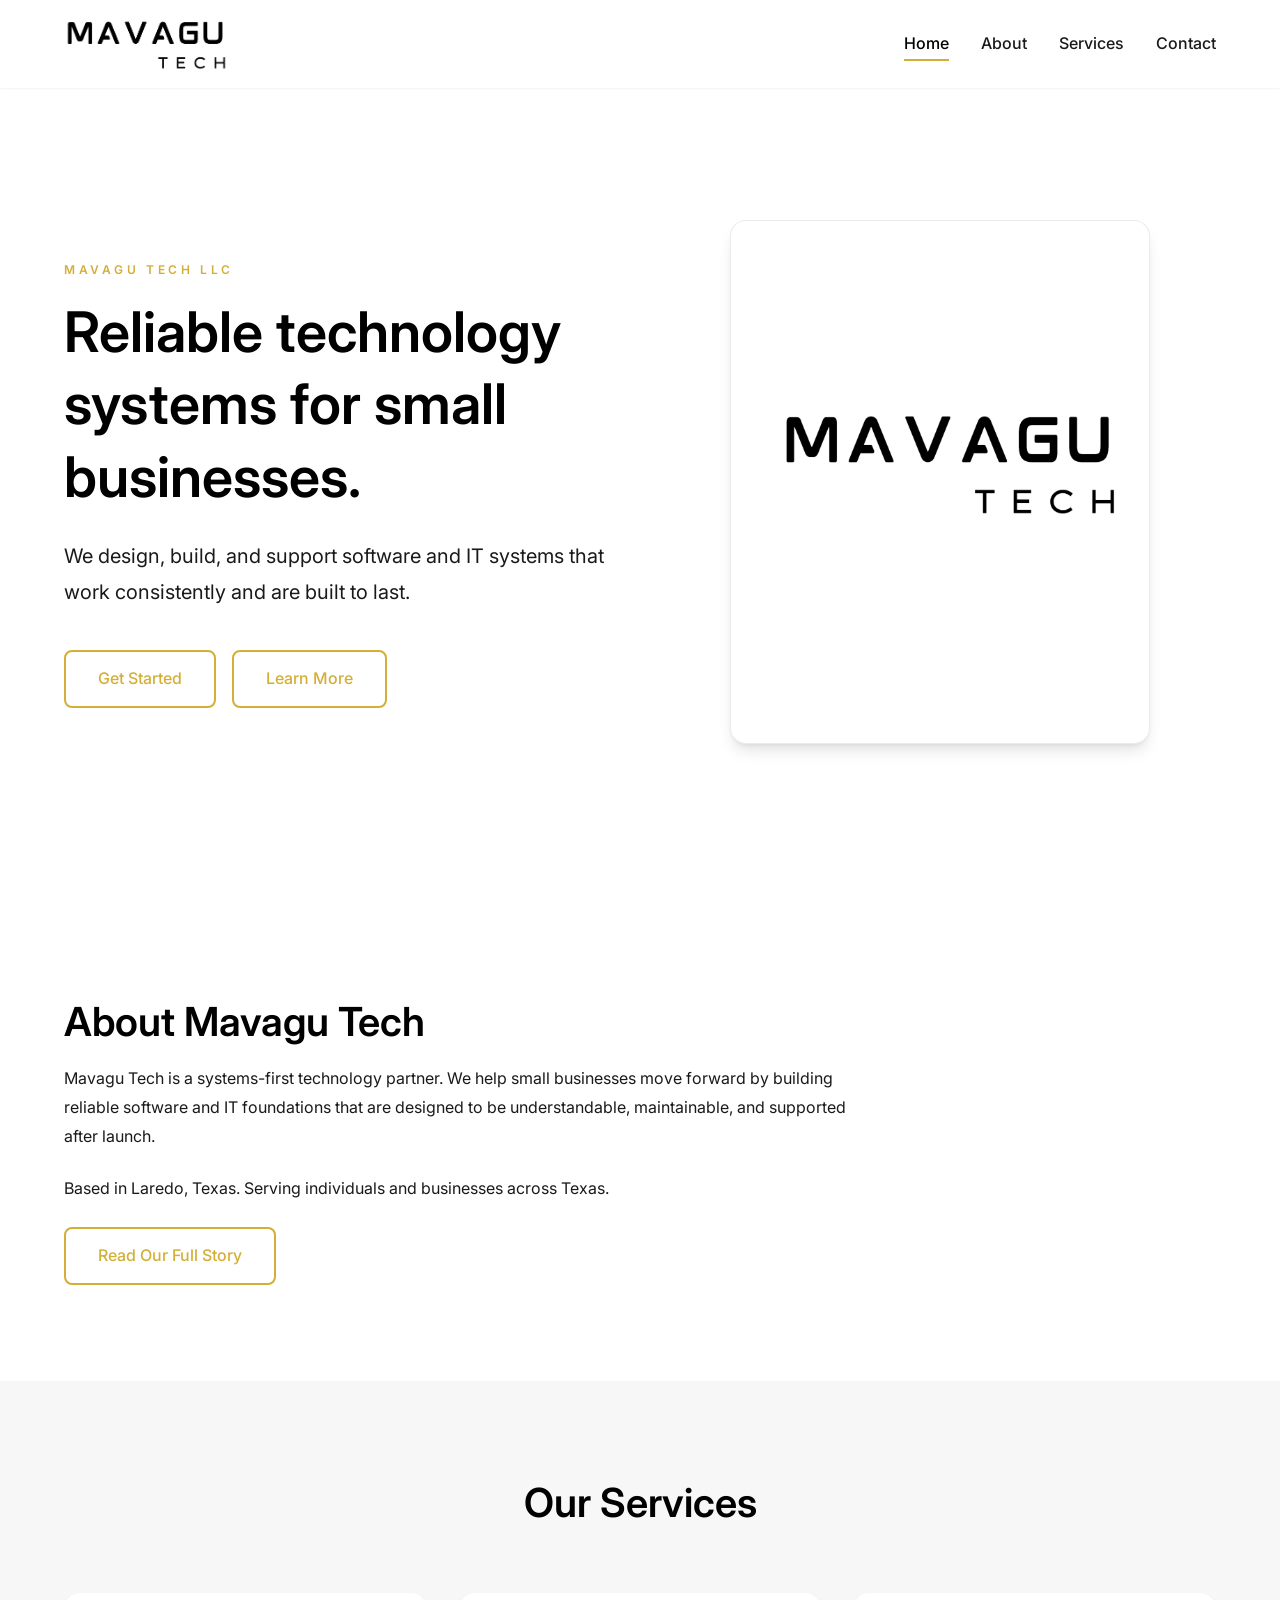
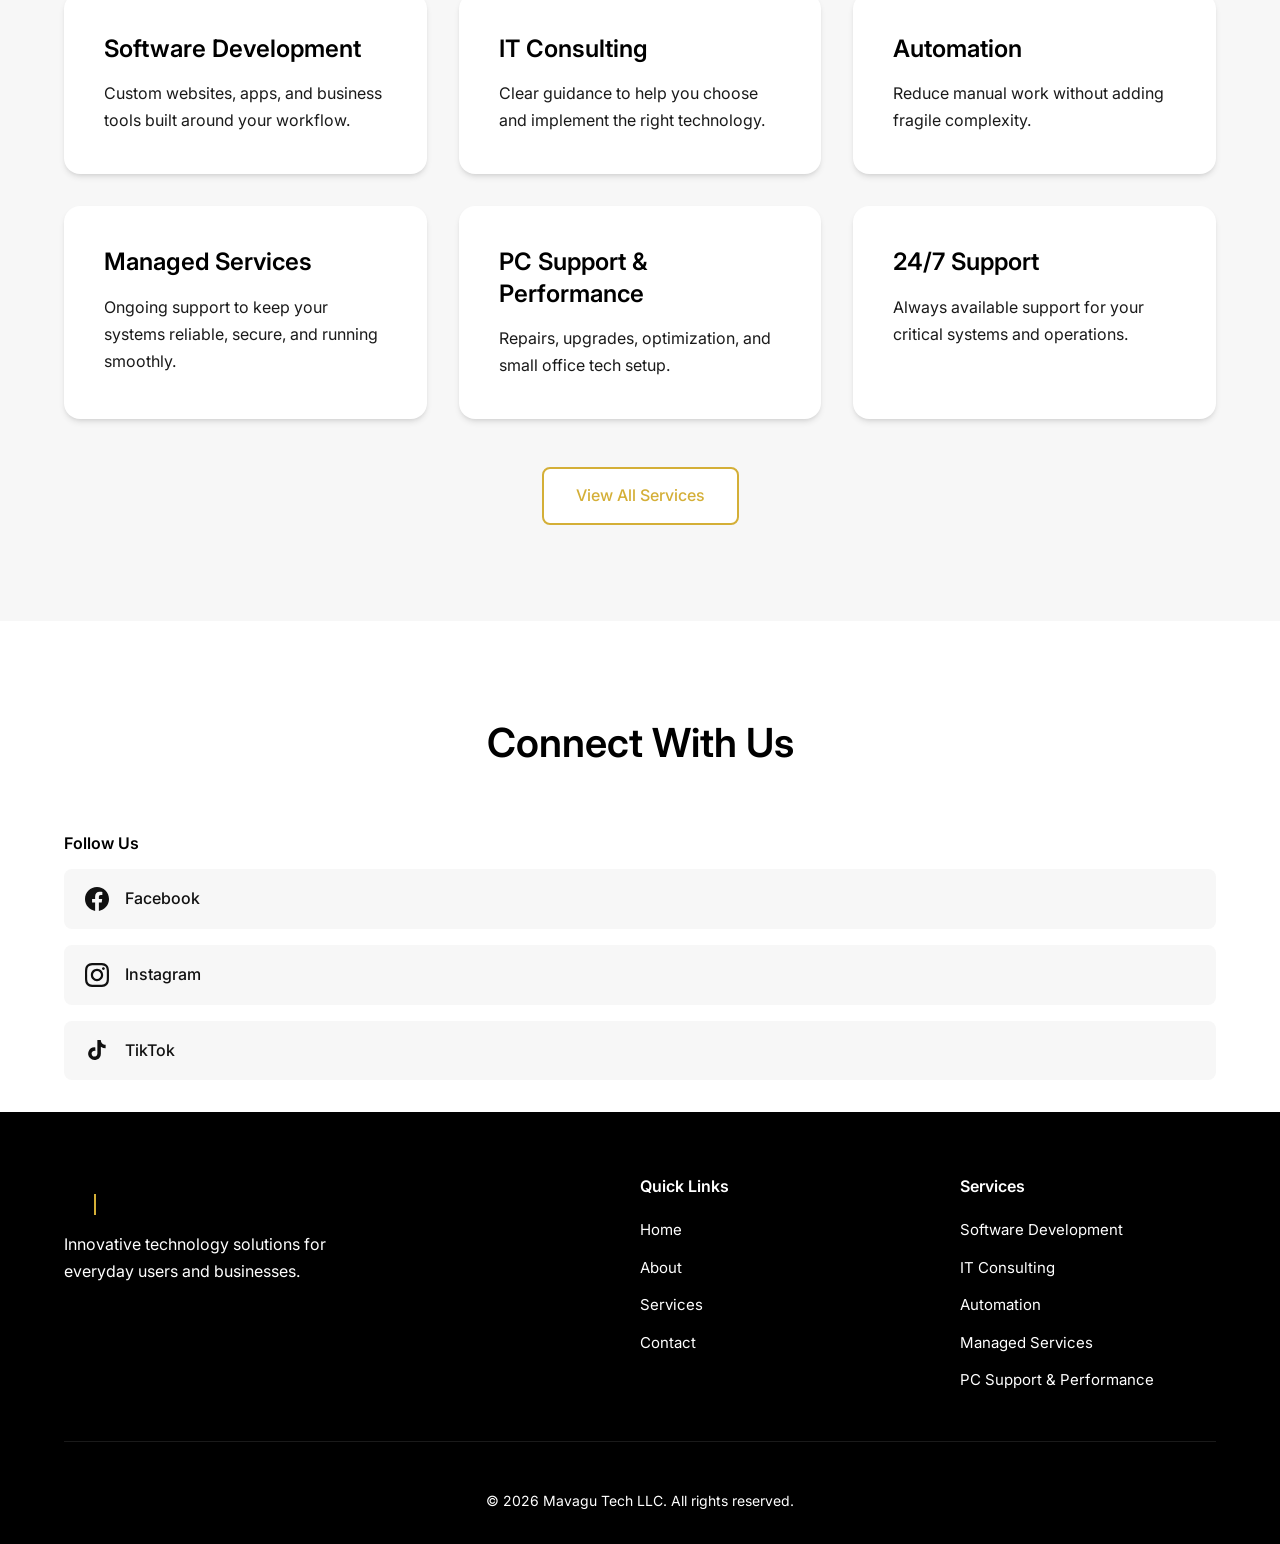
<file: index.html>
<!DOCTYPE html>
<html lang="en">
<head>
  <meta charset="UTF-8" />
  <meta name="viewport" content="width=device-width, initial-scale=1.0" />
  <meta name="description" content="Mavagu Tech LLC - Innovative technology solutions for individuals and businesses. We specialize in software development, IT consulting, AI tools, automation, and PC services." />
  <meta name="keywords" content="technology, software development, IT consulting, digital transformation, AI tools, business automation, PC repair, gaming PC, Mavagu Tech" />
  <title>Mavagu Tech LLC | Innovative Technology Solutions</title>
  <link rel="preconnect" href="https://fonts.googleapis.com" />
  <link rel="preconnect" href="https://fonts.gstatic.com" crossorigin />
  <link href="https://fonts.googleapis.com/css2?family=Inter:wght@300;400;500;600;700&display=swap" rel="stylesheet" />
  <link rel="stylesheet" href="/css/styles.css" />
</head>
<body>
  <!-- Navigation -->
  <nav class="navbar">
    <div class="container">
      <a href="/" class="logo" aria-label="Mavagu Tech Home">
        <img src="/images/logo.png" alt="Mavagu Tech" class="logo-img" width="746" height="254" />
      </a>
      <button class="nav-toggle" aria-label="Toggle navigation" aria-expanded="false">
        <span class="hamburger"></span>
      </button>
      <ul class="nav-menu">
        <li><a href="/" class="nav-link active">Home</a></li>
        <li><a href="/about/" class="nav-link">About</a></li>
        <li><a href="/service/" class="nav-link">Services</a></li>
        <li><a href="/contact/" class="nav-link">Contact</a></li>
      </ul>
      <span class="nav-overlay" aria-hidden="true"></span>
    </div>
  </nav>

  <main>
  <!-- Hero Section -->
  <section id="home" class="hero home-hero">
    <div class="container hero-grid">
      <div class="hero-content">
        <span class="hero-kicker">Mavagu Tech LLC</span>
        <h1 class="hero-title">Reliable technology systems for small businesses.</h1>
        <p class="hero-subtitle">
          We design, build, and support software and IT systems that work consistently and are built to last.
        </p>
        <div class="hero-cta">
          <a href="#services" class="btn btn-match">Get Started</a>
          <a href="#about" class="btn btn-match">Learn More</a>
        </div>
      </div>
      <div class="hero-media" aria-hidden="true">
	        <img src="/images/black01.png" alt="Abstract technology graphic" class="hero-image" width="2400" height="3000" />
      </div>
    </div>
    <div class="hero-bg"></div>
  </section>
  <!-- About Section -->
  <section id="about" class="about">
    <div class="container">
      <div class="about-content">
        <h2 class="section-title">About Mavagu Tech</h2>
        <p class="about-description">
          Mavagu Tech is a systems-first technology partner. 
          We help small businesses move forward by building reliable software and IT foundations that are 
          designed to be understandable, maintainable, and supported after launch.
        </p>
        <p class="about-description">
          Based in Laredo, Texas. Serving individuals and businesses across Texas.
        </p>
        <div class="hero-cta">
          <a href="/about/" class="btn btn-match">Read Our Full Story</a>
        </div>
      </div>
    </div>
  </section>
  <!-- Services Section -->
  <section id="services" class="services">
    <div class="container">
      <div class="section-header">
        <h2 class="section-title">Our Services</h2>
      </div>
      <div class="services-grid">
        <div class="service-card">
          <h3 class="service-title">Software Development</h3>
          <p class="service-description">Custom websites, apps, and business tools built around your workflow.</p>
        </div>
        <div class="service-card">
          <h3 class="service-title">IT Consulting</h3>
          <p class="service-description">Clear guidance to help you choose and implement the right technology.</p>
        </div>
        <div class="service-card">
          <h3 class="service-title">Automation</h3>
          <p class="service-description">Reduce manual work without adding fragile complexity.</p>
        </div>
        <div class="service-card">
          <h3 class="service-title">Managed Services</h3>
          <p class="service-description">Ongoing support to keep your systems reliable, secure, and running smoothly.</p>
        </div>
        <div class="service-card">
          <h3 class="service-title">PC Support &amp; Performance</h3>
          <p class="service-description">Repairs, upgrades, optimization, and small office tech setup.</p>
        </div>
        <div class="service-card">
          <h3 class="service-title">24/7 Support</h3>
          <p class="service-description">Always available support for your critical systems and operations.</p>
        </div>
      </div>
      <div class="services-cta">
        <a href="/service/" class="btn btn-match">View All Services</a>
      </div>
    </div>
  </section>
  <!-- Social Section (FIXED) -->
  <section class="social-cards">
    <div class="container">
      <div class="section-header">
        <h2 class="section-title">Connect With Us</h2>
      </div>
      <div class="social-links-contact">
        <h3>Follow Us</h3>
        <div class="social-icons">
          <a href="https://www.facebook.com/share/17jB3STytU/?mibextid=wwXIfr" target="_blank" rel="noopener noreferrer" aria-label="Facebook" class="social-link">
            <svg xmlns="http://www.w3.org/2000/svg" width="24" height="24" viewBox="0 0 24 24" fill="currentColor" aria-hidden="true">
              <path d="M24 12.073c0-6.627-5.373-12-12-12s-12 5.373-12 12c0 5.99 4.388 10.954 10.125 11.854v-8.385H7.078v-3.47h3.047V9.43c0-3.007 1.792-4.669 4.533-4.669 1.312 0 2.686.235 2.686.235v2.953H15.83c-1.491 0-1.956.925-1.956 1.874v2.25h3.328l-.532 3.47h-2.796v8.385C19.612 23.027 24 18.062 24 12.073z"/>
            </svg>
            <span>Facebook</span>
          </a>
          <a href="https://www.instagram.com/mavagutech" target="_blank" rel="noopener noreferrer" aria-label="Instagram" class="social-link">
            <svg xmlns="http://www.w3.org/2000/svg" width="24" height="24" viewBox="0 0 24 24" fill="currentColor" aria-hidden="true">
              <path d="M12 2.163c3.204 0 3.584.012 4.85.07 3.252.148 4.771 1.691 4.919 4.919.058 1.265.069 1.645.069 4.849 0 3.205-.012 3.584-.069 4.849-.149 3.225-1.664 4.771-4.919 4.919-1.266.058-1.644.07-4.85.07-3.204 0-3.584-.012-4.849-.07-3.26-.149-4.771-1.699-4.919-4.92-.058-1.265-.07-1.644-.07-4.849 0-3.204.013-3.583.07-4.849.149-3.227 1.664-4.771 4.919-4.919 1.266-.057 1.645-.069 4.849-.069zm0-2.163c-3.259 0-3.667.014-4.947.072-4.358.2-6.78 2.618-6.98 6.98-.059 1.281-.073 1.689-.073 4.948 0 3.259.014 3.668.072 4.948.2 4.358 2.618 6.78 6.98 6.98 1.281.058 1.689.072 4.948.072 3.259 0 3.668-.014 4.948-.072 4.354-.2 6.782-2.618 6.979-6.98.059-1.28.073-1.689.073-4.948 0-3.259-.014-3.667-.072-4.947-.196-4.354-2.617-6.78-6.979-6.98-1.281-.059-1.69-.073-4.949-.073zm0 5.838c-3.403 0-6.162 2.759-6.162 6.162s2.759 6.163 6.162 6.163 6.162-2.759 6.162-6.163c0-3.403-2.759-6.162-6.162-6.162zm0 10.162c-2.209 0-4-1.79-4-4 0-2.209 1.791-4 4-4s4 1.791 4 4c0 2.21-1.791 4-4 4zm6.406-11.845c-.796 0-1.441.645-1.441 1.44s.645 1.44 1.441 1.44c.795 0 1.439-.645 1.439-1.44s-.644-1.44-1.439-1.44z"/>
            </svg>
            <span>Instagram</span>
          </a>
          <a href="https://www.tiktok.com/@mavagutech" target="_blank" rel="noopener noreferrer" aria-label="TikTok" class="social-link">
            <svg xmlns="http://www.w3.org/2000/svg" width="24" height="24" viewBox="0 0 24 24" fill="currentColor" aria-hidden="true">
              <path d="M19.59 6.69a4.83 4.83 0 0 1-3.77-4.25V2h-3.45v13.67a2.89 2.89 0 0 1-5.2 1.74 2.89 2.89 0 0 1 2.31-4.64 2.93 2.93 0 0 1 .88.13V9.4a6.84 6.84 0 0 0-1-.05A6.33 6.33 0 0 0 5 20.1a6.34 6.34 0 0 0 10.86-4.43v-7a8.16 8.16 0 0 0 4.77 1.52v-3.4a4.85 4.85 0 0 1-1-.1z"/>
            </svg>
            <span>TikTok</span>
          </a>
        </div>
      </div>
    </div>
  </section>
  </main>
  <!-- Footer -->
  <footer class="footer">
    <div class="container">
      <div class="footer-content">
        <div class="footer-brand">
          <a
            href="/"
            class="logo"
            aria-label="Mavagu Tech Home"
            data-typewriter
            data-typewriter-speed="110"
            data-typewriter-delay="550"
          >
            <span class="logo-text">Mavagu</span><span class="logo-accent">Tech</span>
          </a>
          <p>Innovative technology solutions for everyday users and businesses.</p>
        </div>
        <div class="footer-links">
          <h4>Quick Links</h4>
          <ul>
            <li><a href="/">Home</a></li>
            <li><a href="/about/">About</a></li>
            <li><a href="/service/">Services</a></li>
            <li><a href="/contact/">Contact</a></li>
          </ul>
        </div>
        <div class="footer-links">
          <h4>Services</h4>
          <ul>
            <li><a href="/service/">Software Development</a></li>
            <li><a href="/service/">IT Consulting</a></li>
            <li><a href="/service/">Automation</a></li>
            <li><a href="/service/">Managed Services</a></li>
            <li><a href="/service/">PC Support & Performance</a></li>
          </ul>
        </div>
      </div>
      <div class="footer-bottom">
        <p>&copy; 2026 Mavagu Tech LLC. All rights reserved.</p>
      </div>
    </div>
  </footer>
  <script src="/js/main.js" defer></script>
</body>
</html>
</file>
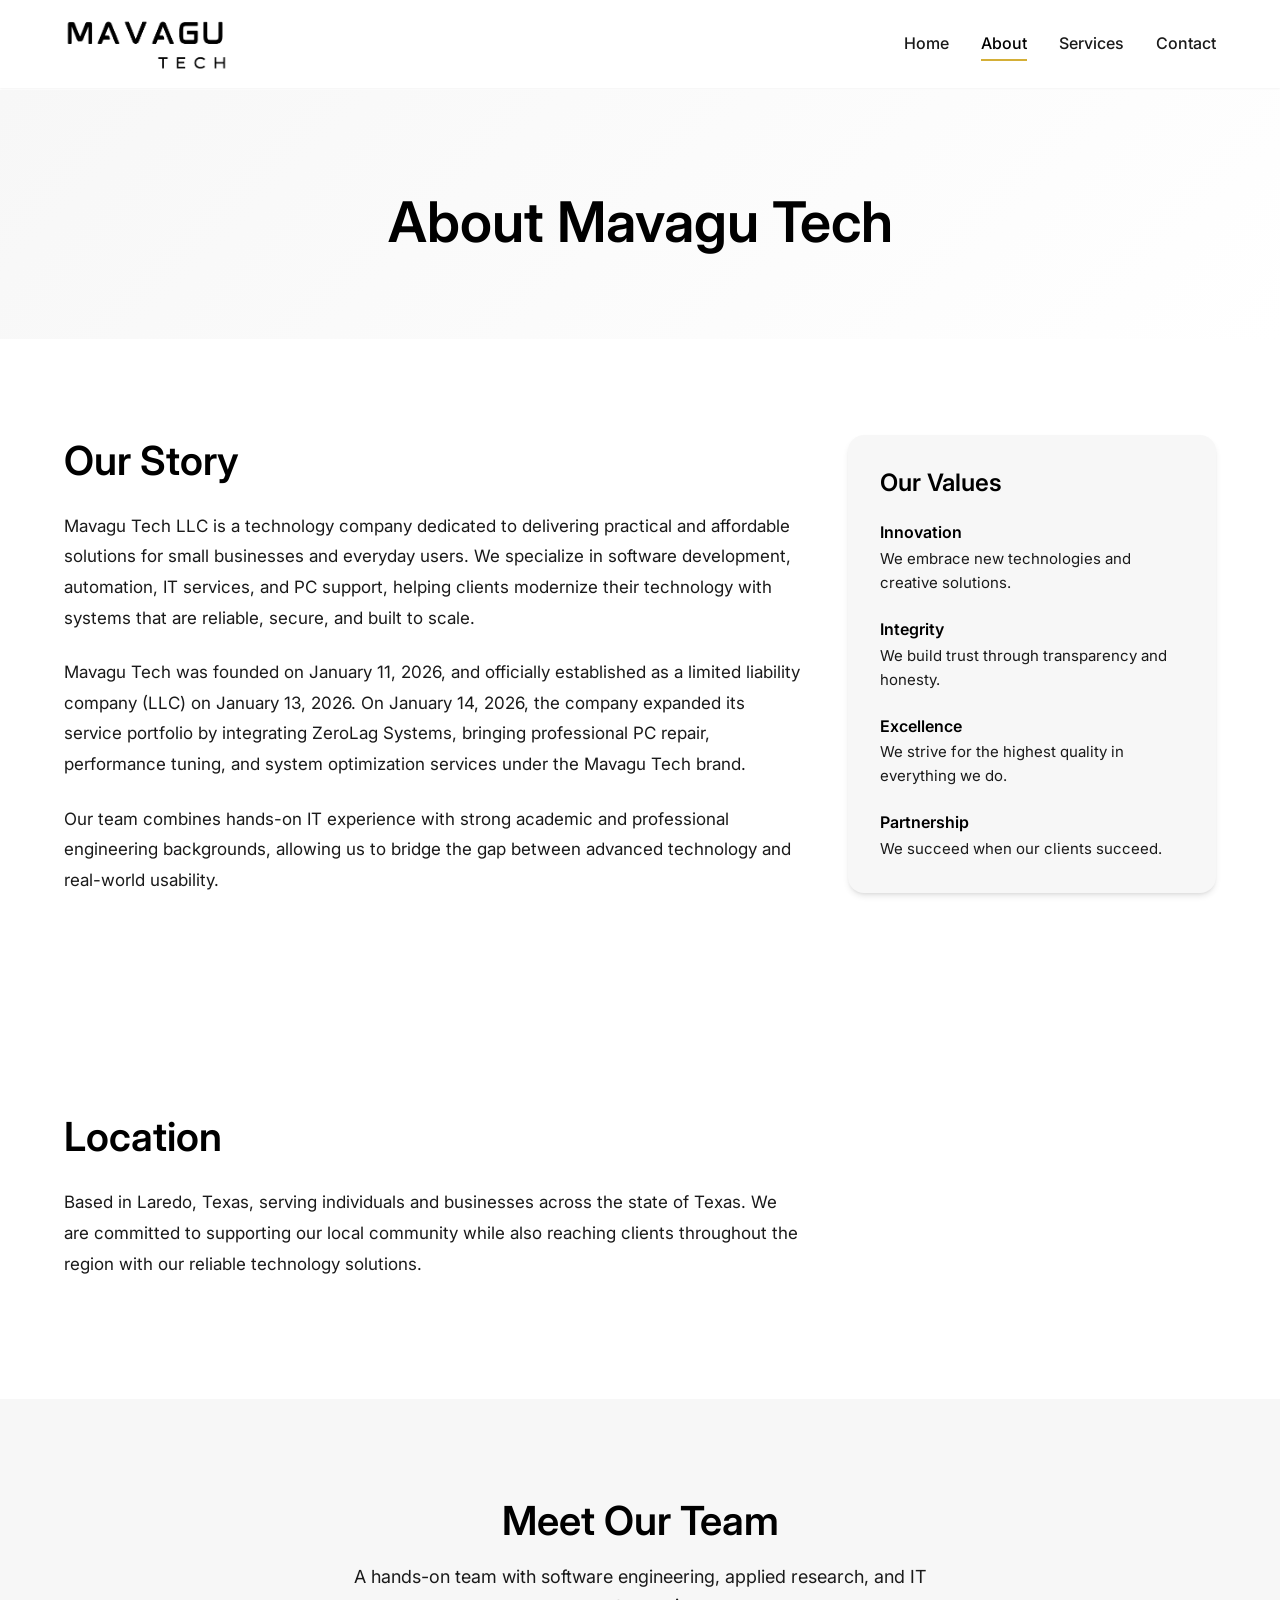
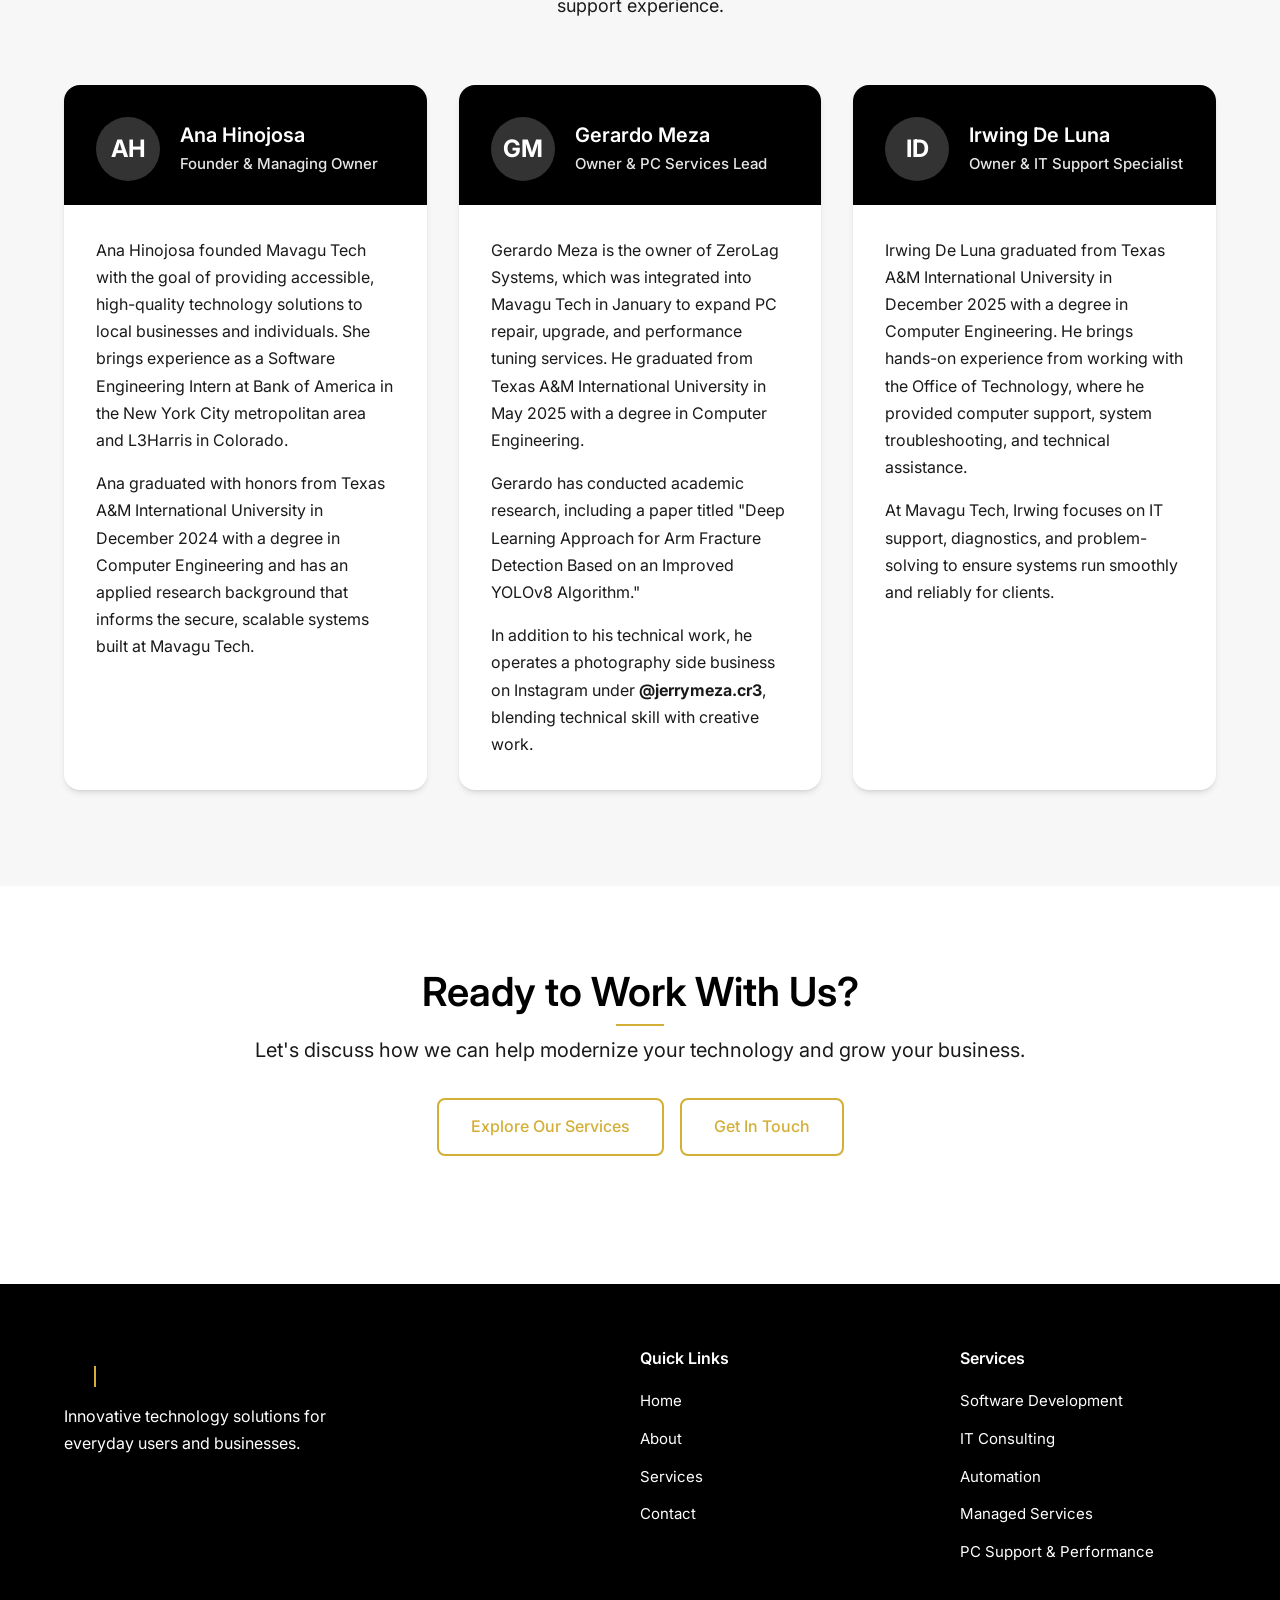
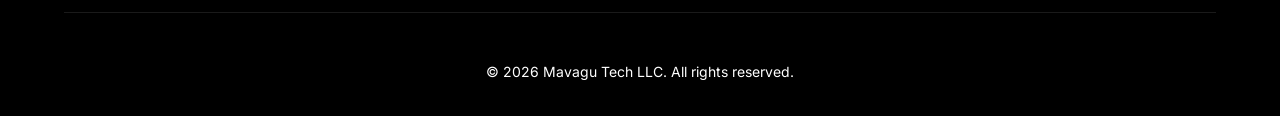
<file: about/index.html>
<!DOCTYPE html>
<html lang="en">
<head>
  <meta charset="UTF-8" />
  <meta name="viewport" content="width=device-width, initial-scale=1.0" />
  <meta name="description" content="Learn more about Mavagu Tech LLC — our mission, experience, and values." />
  <title>About | Mavagu Tech</title>
  <link rel="stylesheet" href="/css/styles.css" />
  <link rel="preconnect" href="https://fonts.googleapis.com" />
  <link rel="preconnect" href="https://fonts.gstatic.com" crossorigin />
  <link href="https://fonts.googleapis.com/css2?family=Inter:wght@300;400;500;600;700&display=swap" rel="stylesheet" />
</head>

<body>
  <!-- Navigation -->
  <nav class="navbar">
    <div class="container">
      <a href="/" class="logo" aria-label="Mavagu Tech Home">
        <img src="/images/logo.png" alt="Mavagu Tech" class="logo-img" width="746" height="254" />
      </a>

      <button class="nav-toggle" aria-label="Toggle navigation" aria-expanded="false">
        <span class="hamburger"></span>
      </button>

      <ul class="nav-menu">
	        <li><a href="/" class="nav-link">Home</a></li>
	        <li><a href="/about/" class="nav-link active">About</a></li>
	        <li><a href="/service/" class="nav-link">Services</a></li>
	        <li><a href="/contact/" class="nav-link">Contact</a></li>
      </ul>
    </div>
  </nav>

  <!-- Page Content -->
  <main class="page">
    <!-- Hero Section -->
    <section class="page-hero about-hero">
      <div class="container">
        <div class="page-hero-content">
          <h1 class="page-hero-title">About Mavagu Tech</h1>
        </div>
      </div>
    </section>

    <!-- Company Story -->
    <section class="about-story">
      <div class="container">
        <div class="about-grid">
          <div class="about-main">
            <h2>Our Story</h2>
            <p>
              Mavagu Tech LLC is a technology company dedicated to delivering practical and affordable solutions for small businesses and everyday users.
              We specialize in software development, automation, IT services, and PC support, helping clients modernize their technology with systems
              that are reliable, secure, and built to scale.
            </p>

            <p>
              Mavagu Tech was founded on January 11, 2026, and officially established as a limited liability company (LLC) on January 13, 2026. 
              On January 14, 2026, the company expanded its service portfolio by integrating ZeroLag Systems, bringing professional PC repair, 
              performance tuning, and system optimization services under the Mavagu Tech brand.
            </p>

            <p>
              Our team combines hands-on IT experience with strong academic and professional engineering backgrounds, allowing us to bridge the gap between
              advanced technology and real-world usability.
            </p>
          </div>

          <div class="about-sidebar">
            <div class="values-card">
              <h3>Our Values</h3>

              <div class="value-item">
                <div class="value-content">
                  <h4>Innovation</h4>
                  <p>We embrace new technologies and creative solutions.</p>
                </div>
              </div>

              <div class="value-item">
                <div class="value-content">
                  <h4>Integrity</h4>
                  <p>We build trust through transparency and honesty.</p>
                </div>
              </div>

              <div class="value-item">
                <div class="value-content">
                  <h4>Excellence</h4>
                  <p>We strive for the highest quality in everything we do.</p>
                </div>
              </div>

              <div class="value-item">
                <div class="value-content">
                  <h4>Partnership</h4>
                  <p>We succeed when our clients succeed.</p>
                </div>
              </div>

            </div>
          </div>
        </div>
      </div>
    </section>

        <!-- Company work -->
    <section class="about-story">
      <div class="container">
        <div class="about-grid">
          <div class="about-main">
            <h2>Location</h2>
            <p>
              Based in Laredo, Texas, serving individuals and businesses across the state of Texas.
              We are committed to supporting our local community while also reaching clients throughout the region with our reliable technology solutions.
            </p>
            </div>
        </div>
      </div>
    </section>

    <!-- Team Section -->
    <section class="team-section">
      <div class="container">
        <div class="section-header">
          <h2 class="section-title">Meet Our Team</h2>
          <p class="section-subtitle">
            A hands-on team with software engineering, applied research, and IT support experience.
          </p>
        </div>

        <div class="team-grid">
          <!-- Ana Hinojosa -->
          <div class="team-card">
            <div class="team-card-header">
              <div class="team-avatar">AH</div>
              <div class="team-info">
                <h3>Ana Hinojosa</h3>
                <p class="team-role">Founder & Managing Owner</p>
              </div>
            </div>
            <div class="team-card-body">
              <p>
                Ana Hinojosa founded Mavagu Tech with the goal of providing accessible, high-quality technology solutions to local businesses and individuals.
                She brings experience as a Software Engineering Intern at Bank of America in the New York City metropolitan area and L3Harris in Colorado.
              </p>
              <p>
                Ana graduated with honors from Texas A&M International University in December 2024 with a degree in Computer Engineering and has an applied research background that informs the secure,
                scalable systems built at Mavagu Tech.
              </p>
            </div>
          </div>

          <!-- Gerardo Meza -->
          <div class="team-card">
            <div class="team-card-header">
              <div class="team-avatar">GM</div>
              <div class="team-info">
                <h3>Gerardo Meza</h3>
                <p class="team-role">Owner & PC Services Lead</p>
              </div>
            </div>
            <div class="team-card-body">
              <p>
                Gerardo Meza is the owner of ZeroLag Systems, which was integrated into Mavagu Tech in January to expand PC repair, upgrade, and performance tuning
                services. He graduated from Texas A&M International University in May 2025 with a degree in Computer Engineering.
              </p>
              <p>
                Gerardo has conducted academic research, including a paper titled
                "Deep Learning Approach for Arm Fracture Detection Based on an Improved YOLOv8 Algorithm."
              </p>
              <p>
                In addition to his technical work, he operates a photography side business on Instagram under <strong>@jerrymeza.cr3</strong>, blending technical
                skill with creative work.
              </p>
            </div>
          </div>

          <!-- Irwing De Luna -->
          <div class="team-card">
            <div class="team-card-header">
              <div class="team-avatar">ID</div>
              <div class="team-info">
                <h3>Irwing De Luna</h3>
                <p class="team-role">Owner & IT Support Specialist</p>
              </div>
            </div>
            <div class="team-card-body">
              <p>
                Irwing De Luna graduated from Texas A&M International University in December 2025 with a degree in Computer Engineering.
                He brings hands-on experience from working with the Office of Technology, where he provided computer support, system troubleshooting, and technical assistance.
              </p>
              <p>
                At Mavagu Tech, Irwing focuses on IT support, diagnostics, and problem-solving to ensure systems run smoothly and reliably for clients.
              </p>
            </div>
          </div>
        </div>
      </div>
    </section>

    <!-- CTA Section -->
    <section class="cta-section">
      <div class="container">
        <div class="cta-box">
          <h2>Ready to Work With Us?</h2>
          <p>Let's discuss how we can help modernize your technology and grow your business.</p>
          <div class="cta-buttons">
	            <a href="/service/" class="btn btn-match">Explore Our Services</a>
	            <a href="/contact/" class="btn btn-match">Get In Touch</a>
          </div>
        </div>
      </div>
    </section>
  </main>

  <!-- Footer -->
  <footer class="footer">
    <div class="container">
      <div class="footer-content">
        <div class="footer-brand">
          <a
            href="/"
            class="logo"
            aria-label="Mavagu Tech Home"
            data-typewriter
            data-typewriter-speed="110"
            data-typewriter-delay="550"
          >
            <span class="logo-text">Mavagu</span><span class="logo-accent">Tech</span>
          </a>
          <p>Innovative technology solutions for everyday users and businesses.</p>
        </div>

        <div class="footer-links">
          <h4>Quick Links</h4>
          <ul>
            <li><a href="/">Home</a></li>
            <li><a href="/about/">About</a></li>
            <li><a href="/service/">Services</a></li>
            <li><a href="/contact/">Contact</a></li>
          </ul>
        </div>

        <div class="footer-links">
          <h4>Services</h4>
          <ul>
            <li><a href="/service/">Software Development</a></li>
            <li><a href="/service/">IT Consulting</a></li>
            <li><a href="/service/">Automation</a></li>
            <li><a href="/service/">Managed Services</a></li>
            <li><a href="/service/">PC Support & Performance</a></li>
          </ul>
        </div>
      </div>

      <div class="footer-bottom">
        <p>&copy; 2026 Mavagu Tech LLC. All rights reserved.</p>
      </div>
    </div>
  </footer>

  <script src="/js/main.js" defer></script>
</body>
</html>
</file>
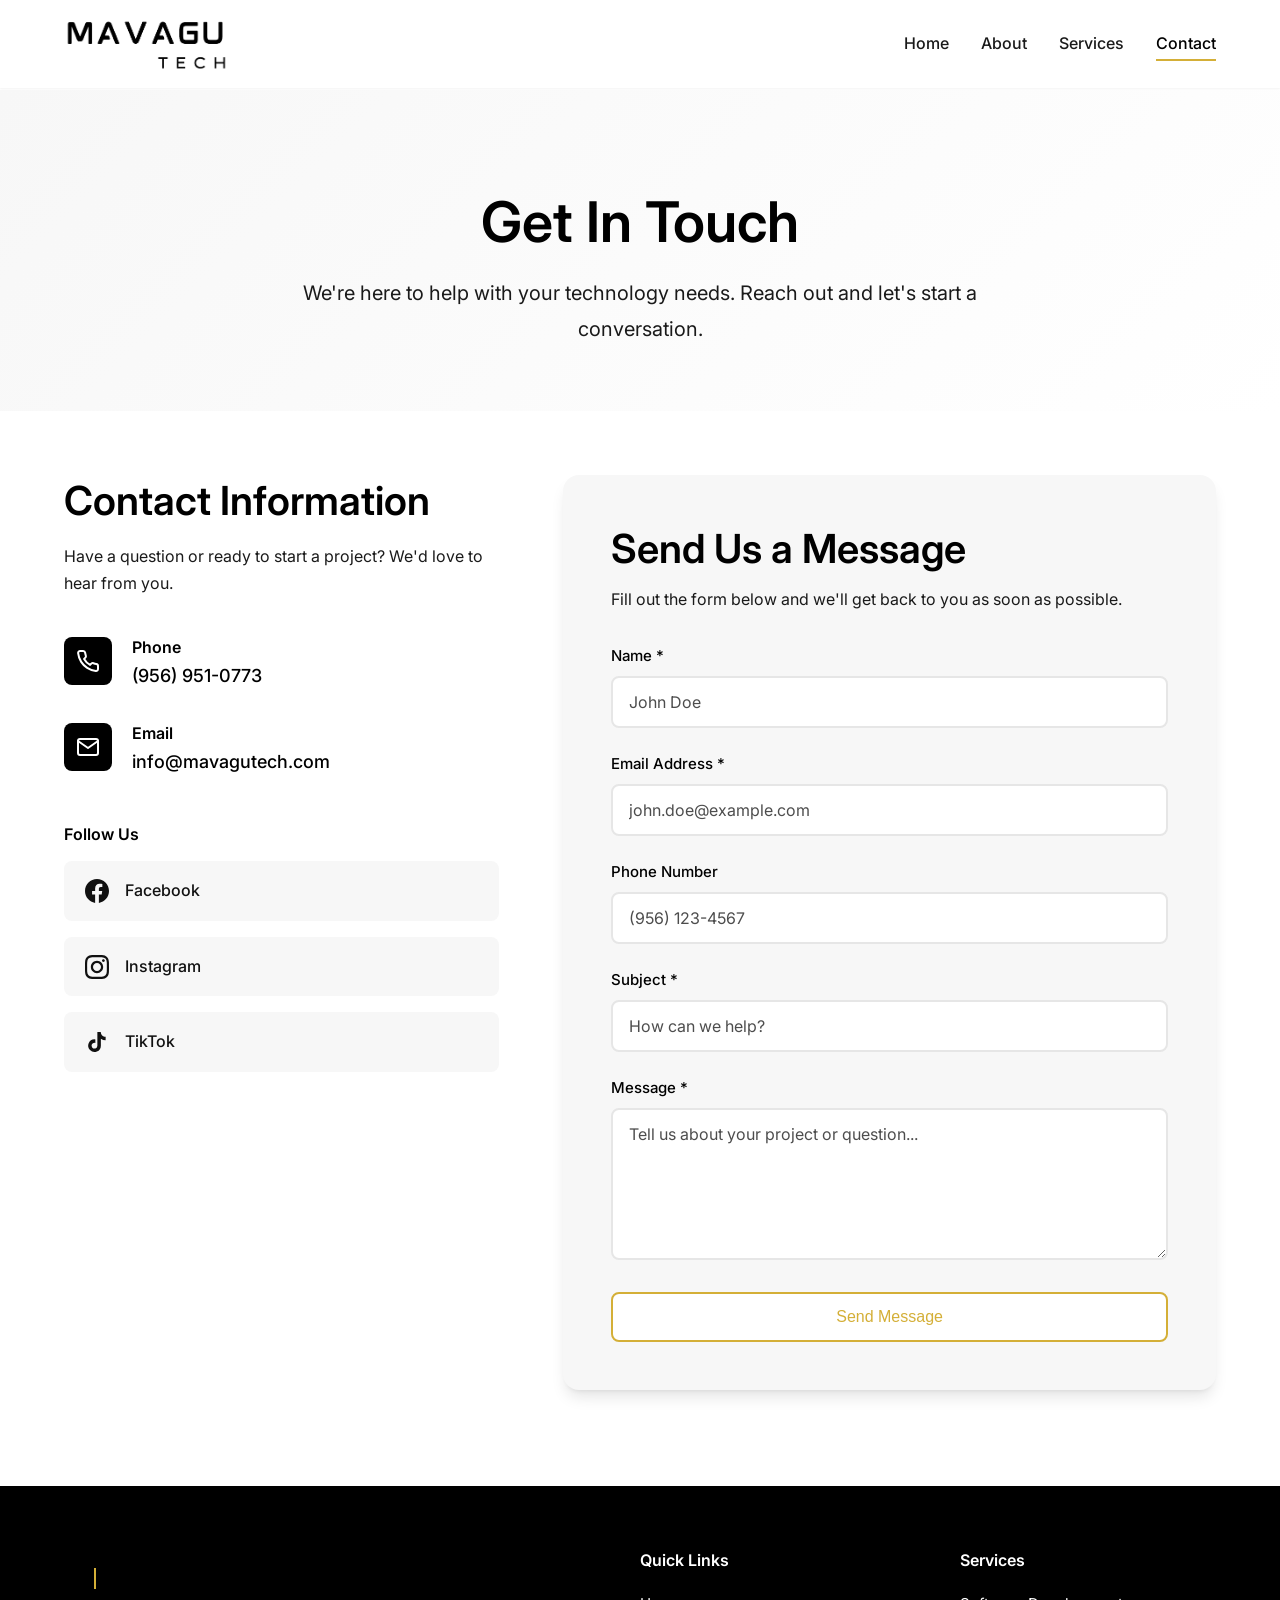
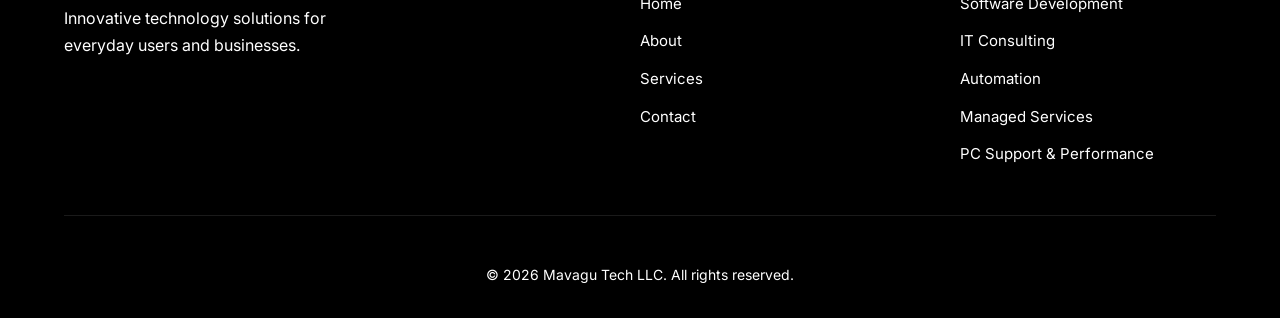
<file: contact/index.html>
<!DOCTYPE html>
<html lang="en">
<head>
  <meta charset="UTF-8" />
  <meta name="viewport" content="width=device-width, initial-scale=1.0" />
  <meta name="description" content="Get in touch with Mavagu Tech LLC — we're here to help with your technology needs." />
  <title>Contact | Mavagu Tech</title>
  <link rel="stylesheet" href="/css/styles.css" />
  <link rel="preconnect" href="https://fonts.googleapis.com" />
  <link rel="preconnect" href="https://fonts.gstatic.com" crossorigin />
  <link href="https://fonts.googleapis.com/css2?family=Inter:wght@300;400;500;600;700&display=swap" rel="stylesheet" />
</head>

<body>
  <!-- Navigation -->
  <nav class="navbar">
    <div class="container">
      <a href="/" class="logo" aria-label="Mavagu Tech Home">
        <img src="/images/logo.png" alt="Mavagu Tech" class="logo-img" width="746" height="254" />
      </a>

      <button class="nav-toggle" aria-label="Toggle navigation" aria-expanded="false">
        <span class="hamburger"></span>
      </button>

      <ul class="nav-menu">
	        <li><a href="/" class="nav-link">Home</a></li>
	        <li><a href="/about/" class="nav-link">About</a></li>
	        <li><a href="/service/" class="nav-link">Services</a></li>
	        <li><a href="/contact/" class="nav-link active">Contact</a></li>
      </ul>
    </div>
  </nav>

  <main class="page">
    <!-- Page Hero -->
    <section class="page-hero">
      <div class="container">
        <div class="page-hero-content">
          <h1 class="page-hero-title">Get In Touch</h1>
          <p class="page-hero-subtitle">
            We're here to help with your technology needs. Reach out and let's start a conversation.
          </p>
        </div>
      </div>
    </section>

    <!-- Contact Section -->
    <section class="contact-section">
      <div class="container">
        <div class="contact-grid">

          <!-- Contact Information -->
          <div class="contact-info-wrapper">
            <h2>Contact Information</h2>
            <p class="contact-intro">Have a question or ready to start a project? We'd love to hear from you.</p>

            <div class="contact-methods">
              <!-- Phone -->
              <div class="contact-method">
                <div class="contact-icon">
                  <svg xmlns="http://www.w3.org/2000/svg" width="24" height="24" viewBox="0 0 24 24" fill="none" stroke="currentColor" stroke-width="2" stroke-linecap="round" stroke-linejoin="round" aria-hidden="true">
                    <path d="M22 16.92v3a2 2 0 0 1-2.18 2 19.79 19.79 0 0 1-8.63-3.07 19.5 19.5 0 0 1-6-6 19.79 19.79 0 0 1-3.07-8.67A2 2 0 0 1 4.11 2h3a2 2 0 0 1 2 1.72 12.84 12.84 0 0 0 .7 2.81 2 2 0 0 1-.45 2.11L8.09 9.91a16 16 0 0 0 6 6l1.27-1.27a2 2 0 0 1 2.11-.45 12.84 12.84 0 0 0 2.81.7A2 2 0 0 1 22 16.92z"/>
                  </svg>
                </div>
                <div class="contact-details">
                  <h3>Phone</h3>
                  <a href="tel:9569510773">(956) 951-0773</a>
                </div>
              </div>

              <!-- Email (FIXED) -->
              <div class="contact-method">
                <div class="contact-icon">
                  <svg xmlns="http://www.w3.org/2000/svg" width="24" height="24" viewBox="0 0 24 24" fill="none" stroke="currentColor" stroke-width="2" stroke-linecap="round" stroke-linejoin="round" aria-hidden="true">
                    <path d="M4 4h16c1.1 0 2 .9 2 2v12c0 1.1-.9 2-2 2H4c-1.1 0-2-.9-2-2V6c0-1.1.9-2 2-2z"/>
                    <polyline points="22,6 12,13 2,6"/>
                  </svg>
                </div>
                <div class="contact-details">
                  <h3>Email</h3>
                  <a href="mailto:info&#64;mavagutech&#46;com">info&#64;mavagutech&#46;com</a>
                </div>
              </div>
            </div>

            <div class="social-links-contact">
              <h3>Follow Us</h3>
              <div class="social-icons">
                <a href="https://www.facebook.com/share/17jB3STytU/?mibextid=wwXIfr" target="_blank" rel="noopener noreferrer" aria-label="Facebook" class="social-link">
                  <svg xmlns="http://www.w3.org/2000/svg" width="24" height="24" viewBox="0 0 24 24" fill="currentColor" aria-hidden="true">
                    <path d="M24 12.073c0-6.627-5.373-12-12-12s-12 5.373-12 12c0 5.99 4.388 10.954 10.125 11.854v-8.385H7.078v-3.47h3.047V9.43c0-3.007 1.792-4.669 4.533-4.669 1.312 0 2.686.235 2.686.235v2.953H15.83c-1.491 0-1.956.925-1.956 1.874v2.25h3.328l-.532 3.47h-2.796v8.385C19.612 23.027 24 18.062 24 12.073z"/>
                  </svg>
                  <span>Facebook</span>
                </a>

                <a href="https://www.instagram.com/mavagutech" target="_blank" rel="noopener noreferrer" aria-label="Instagram" class="social-link">
                  <svg xmlns="http://www.w3.org/2000/svg" width="24" height="24" viewBox="0 0 24 24" fill="currentColor" aria-hidden="true">
                    <path d="M12 2.163c3.204 0 3.584.012 4.85.07 3.252.148 4.771 1.691 4.919 4.919.058 1.265.069 1.645.069 4.849 0 3.205-.012 3.584-.069 4.849-.149 3.225-1.664 4.771-4.919 4.919-1.266.058-1.644.07-4.85.07-3.204 0-3.584-.012-4.849-.07-3.26-.149-4.771-1.699-4.919-4.92-.058-1.265-.07-1.644-.07-4.849 0-3.204.013-3.583.07-4.849.149-3.227 1.664-4.771 4.919-4.919 1.266-.057 1.645-.069 4.849-.069zm0-2.163c-3.259 0-3.667.014-4.947.072-4.358.2-6.78 2.618-6.98 6.98-.059 1.281-.073 1.689-.073 4.948 0 3.259.014 3.668.072 4.948.2 4.358 2.618 6.78 6.98 6.98 1.281.058 1.689.072 4.948.072 3.259 0 3.668-.014 4.948-.072 4.354-.2 6.782-2.618 6.979-6.98.059-1.28.073-1.689.073-4.948 0-3.259-.014-3.667-.072-4.947-.196-4.354-2.617-6.78-6.979-6.98-1.281-.059-1.69-.073-4.949-.073zm0 5.838c-3.403 0-6.162 2.759-6.162 6.162s2.759 6.163 6.162 6.163 6.162-2.759 6.162-6.163c0-3.403-2.759-6.162-6.162-6.162zm0 10.162c-2.209 0-4-1.79-4-4 0-2.209 1.791-4 4-4s4 1.791 4 4c0 2.21-1.791 4-4 4zm6.406-11.845c-.796 0-1.441.645-1.441 1.44s.645 1.44 1.441 1.44c.795 0 1.439-.645 1.439-1.44s-.644-1.44-1.439-1.44z"/>
                  </svg>
                  <span>Instagram</span>
                </a>

                <a href="https://www.tiktok.com/@mavagutech" target="_blank" rel="noopener noreferrer" aria-label="TikTok" class="social-link">
                  <svg xmlns="http://www.w3.org/2000/svg" width="24" height="24" viewBox="0 0 24 24" fill="currentColor" aria-hidden="true">
                    <path d="M19.59 6.69a4.83 4.83 0 0 1-3.77-4.25V2h-3.45v13.67a2.89 2.89 0 0 1-5.2 1.74 2.89 2.89 0 0 1 2.31-4.64 2.93 2.93 0 0 1 .88.13V9.4a6.84 6.84 0 0 0-1-.05A6.33 6.33 0 0 0 5 20.1a6.34 6.34 0 0 0 10.86-4.43v-7a8.16 8.16 0 0 0 4.77 1.52v-3.4a4.85 4.85 0 0 1-1-.1z"/>
                  </svg>
                  <span>TikTok</span>
                </a>
              </div>
            </div>
          </div>

          <!-- Contact Form -->
          <div class="contact-form-wrapper">
            <div class="contact-form-card">
              <h2>Send Us a Message</h2>
              <p class="form-intro">Fill out the form below and we'll get back to you as soon as possible.</p>

              <form id="contactForm" class="contact-form" action="#" method="POST">
                <div class="form-group">
                  <label for="name">Name *</label>
                  <input type="text" id="name" name="name" required placeholder="John Doe" />
                </div>

                <div class="form-group">
                  <label for="email">Email Address *</label>
                  <input type="email" id="email" name="email" required placeholder="john.doe@example.com" />
                </div>

                <div class="form-group">
                  <label for="phone">Phone Number</label>
                  <input type="tel" id="phone" name="phone" placeholder="(956) 123-4567" />
                </div>

                <div class="form-group">
                  <label for="subject">Subject *</label>
                  <input type="text" id="subject" name="subject" required placeholder="How can we help?" />
                </div>

	                <div class="form-group">
	                  <label for="message">Message *</label>
	                  <textarea id="message" name="message" rows="6" required placeholder="Tell us about your project or question..."></textarea>
	                </div>

	                <!-- Cloudflare Turnstile -->
	                <div class="cf-turnstile" data-sitekey="0x4AAAAAACi8xXoZr4FoGwlN"></div>

	                <button type="submit" class="btn btn-primary btn-full">Send Message</button>
	              </form>
            </div>
          </div>

        </div>
      </div>
    </section>
  </main>

  <!-- Footer -->
  <footer class="footer">
    <div class="container">
      <div class="footer-content">
        <div class="footer-brand">
          <a
            href="/"
            class="logo"
            aria-label="Mavagu Tech Home"
            data-typewriter
            data-typewriter-speed="110"
            data-typewriter-delay="550"
          >
            <span class="logo-text">Mavagu</span><span class="logo-accent">Tech</span>
          </a>
          <p>Innovative technology solutions for everyday users and businesses.</p>
        </div>

        <div class="footer-links">
          <h4>Quick Links</h4>
          <ul>
            <li><a href="/">Home</a></li>
            <li><a href="/about/">About</a></li>
            <li><a href="/service/">Services</a></li>
            <li><a href="/contact/">Contact</a></li>
          </ul>
        </div>

        <div class="footer-links">
          <h4>Services</h4>
          <ul>
            <li><a href="/service/">Software Development</a></li>
            <li><a href="/service/">IT Consulting</a></li>
            <li><a href="/service/">Automation</a></li>
            <li><a href="/service/">Managed Services</a></li>
            <li><a href="/service/">PC Support & Performance</a></li>
          </ul>
        </div>
      </div>

      <div class="footer-bottom">
        <p>&copy; 2026 Mavagu Tech LLC. All rights reserved.</p>
      </div>
    </div>
  </footer>

  <script src="/js/main.js" defer></script>
  <script src="https://challenges.cloudflare.com/turnstile/v0/api.js" async defer></script>
</body>
</html>
</file>
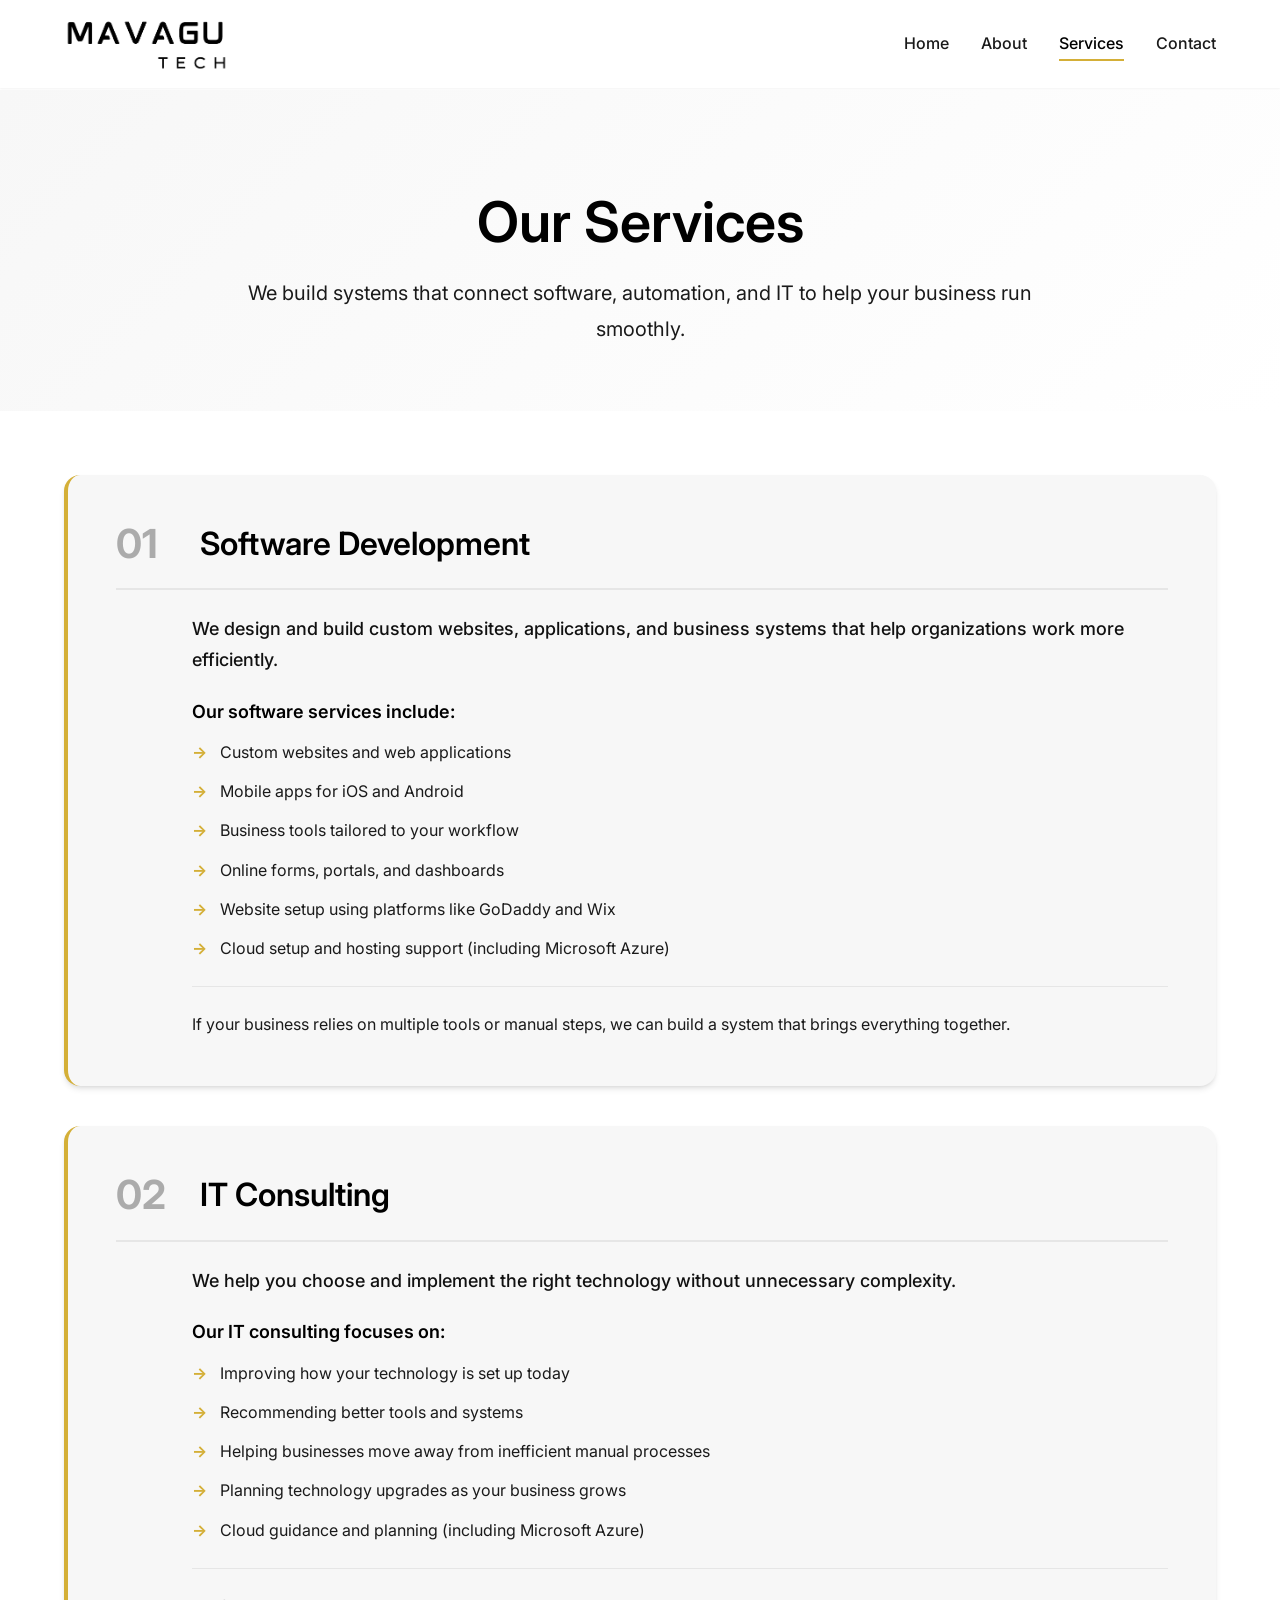
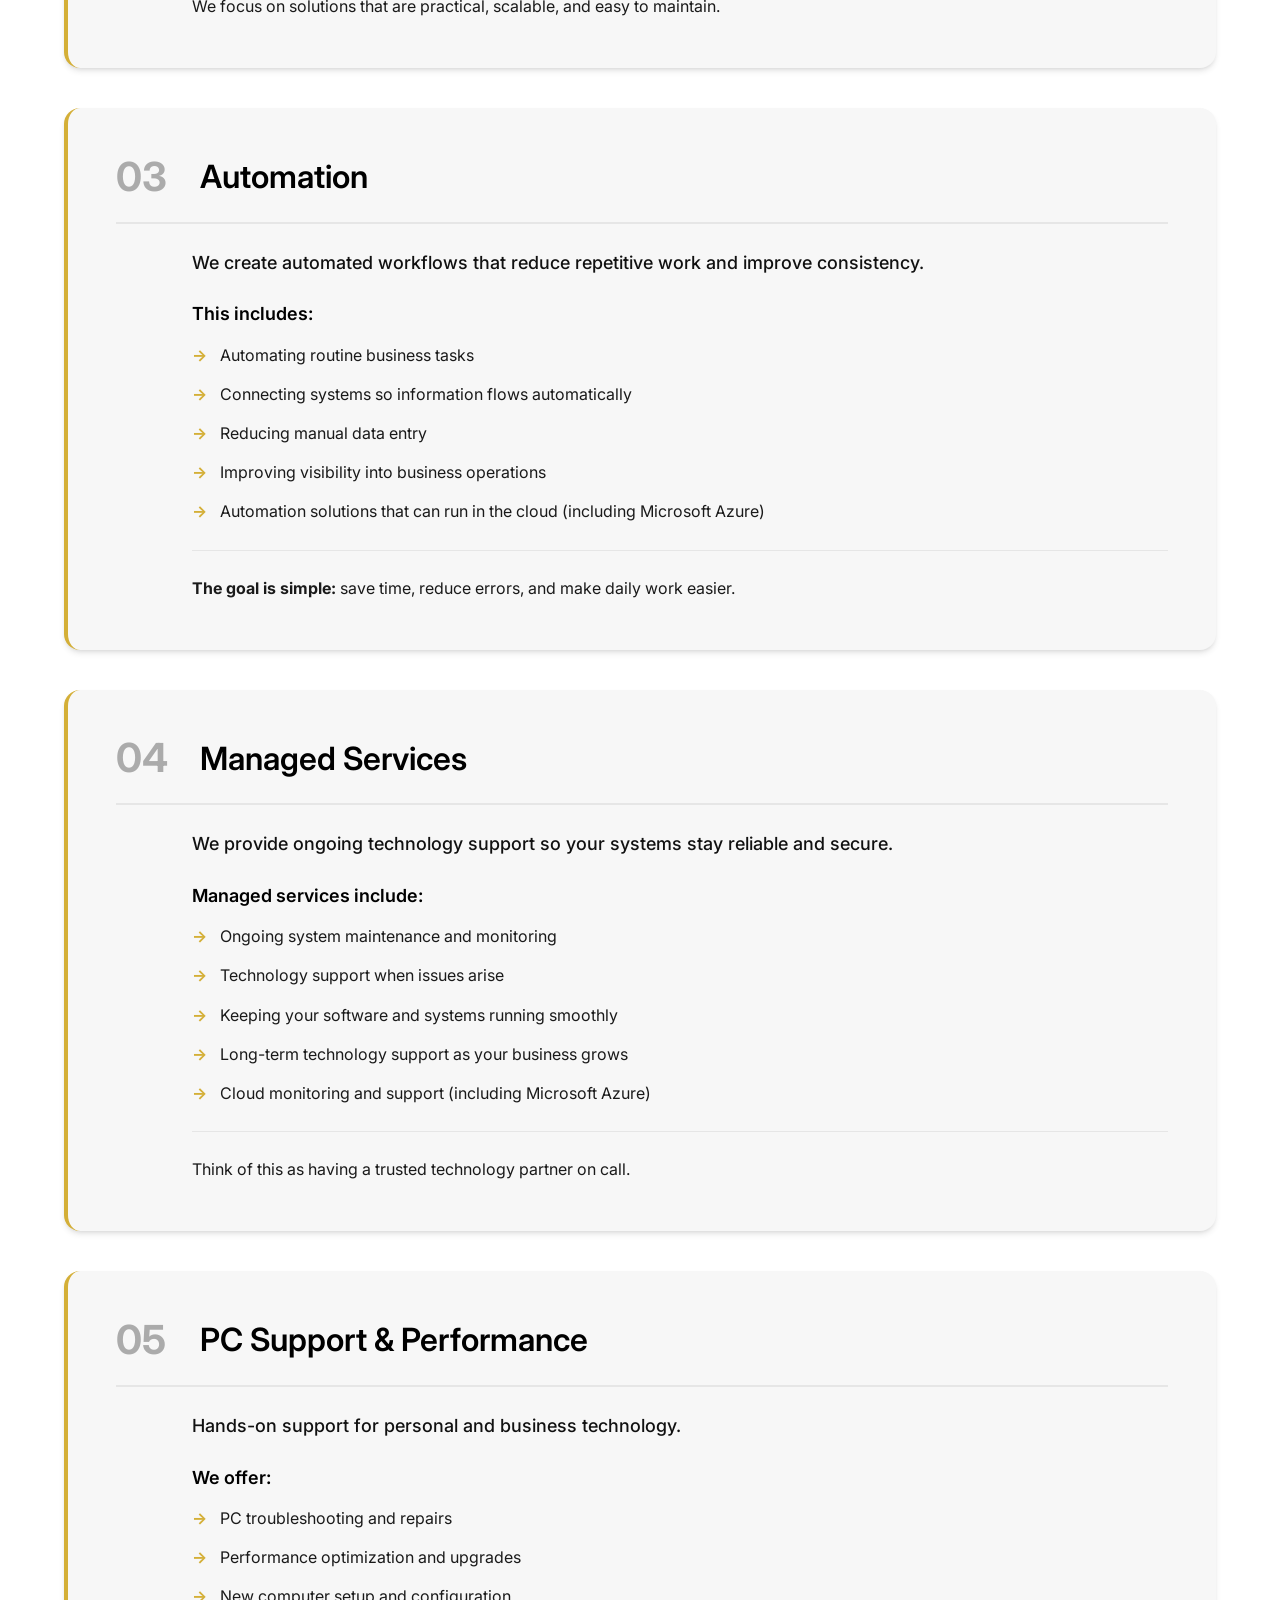
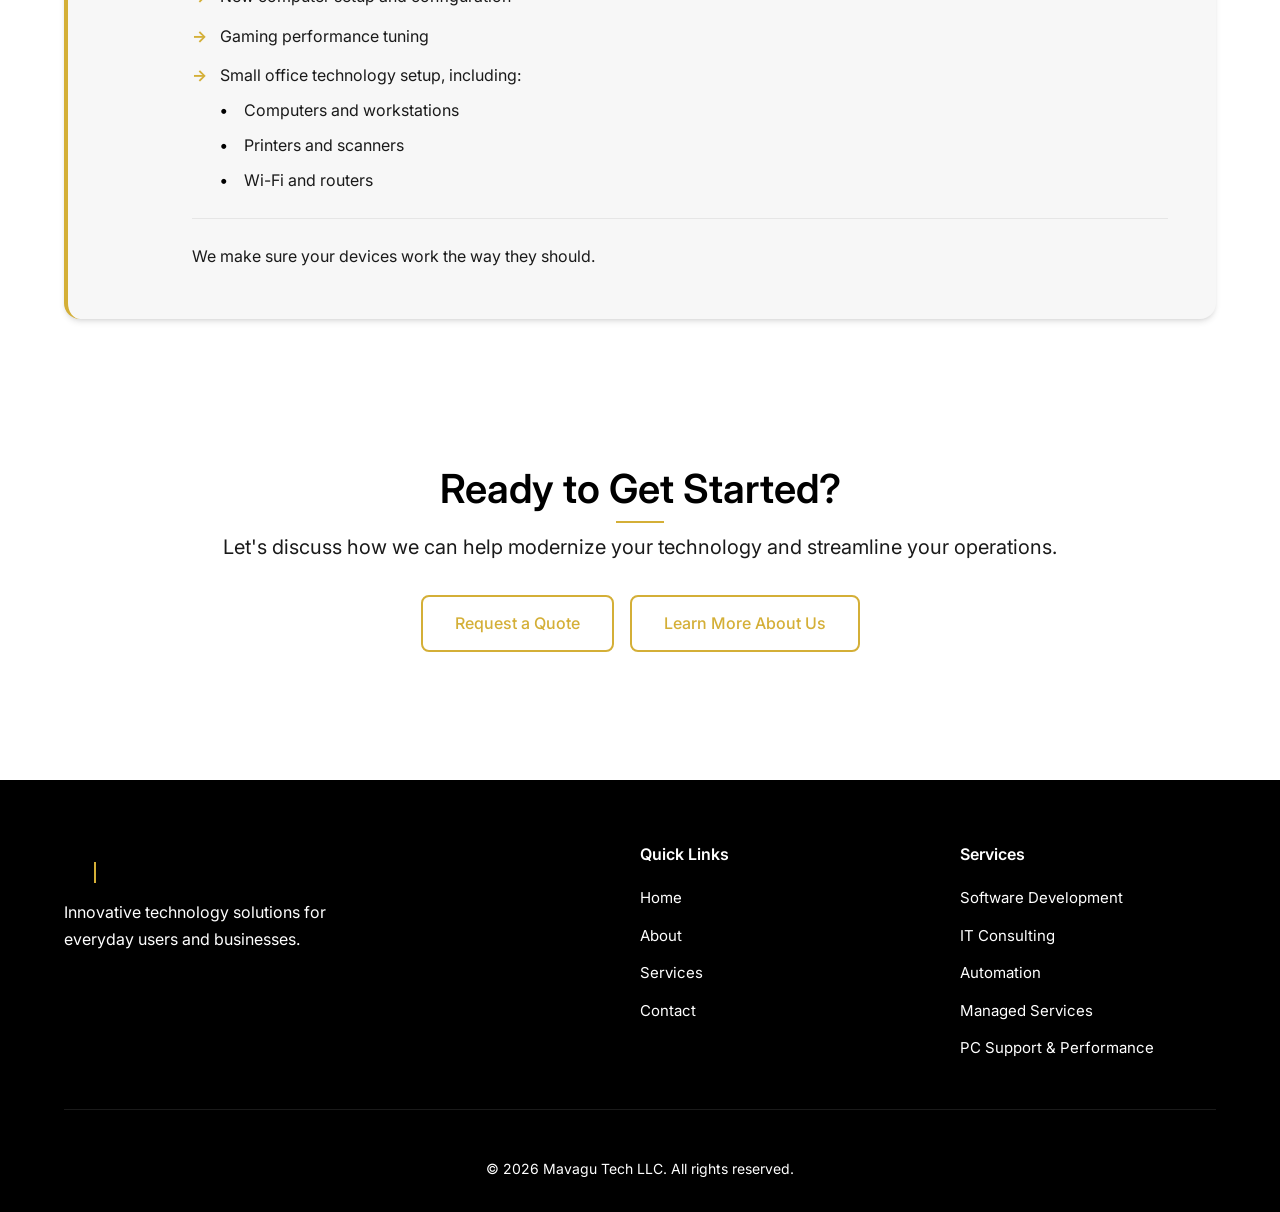
<file: service/index.html>
<!DOCTYPE html>
<html lang="en">
<head>
  <meta charset="UTF-8" />
  <meta name="viewport" content="width=device-width, initial-scale=1.0" />
  <meta name="description" content="Services offered by Mavagu Tech LLC — software, IT consulting, automation, managed services, and PC support." />
  <title>Services | Mavagu Tech</title>
  <link rel="stylesheet" href="/css/styles.css" />
  <link rel="preconnect" href="https://fonts.googleapis.com" />
  <link rel="preconnect" href="https://fonts.gstatic.com" crossorigin />
  <link href="https://fonts.googleapis.com/css2?family=Inter:wght@300;400;500;600;700&display=swap" rel="stylesheet" />
</head>

<body>
  <!-- Navigation -->
  <nav class="navbar">
    <div class="container">
      <a href="/" class="logo" aria-label="Mavagu Tech Home">
        <img src="/images/logo.png" alt="Mavagu Tech" class="logo-img" width="746" height="254" />
      </a>

      <button class="nav-toggle" aria-label="Toggle navigation" aria-expanded="false">
        <span class="hamburger"></span>
      </button>

      <ul class="nav-menu">
	        <li><a href="/" class="nav-link">Home</a></li>
	        <li><a href="/about/" class="nav-link">About</a></li>
	        <li><a href="/service/" class="nav-link active">Services</a></li>
	        <li><a href="/contact/" class="nav-link">Contact</a></li>
      </ul>
    </div>
  </nav>

  <main class="page">
    <!-- Page Hero -->
    <section class="page-hero">
      <div class="container">
        <div class="page-hero-content">
          <h1 class="page-hero-title">Our Services</h1>
          <p class="page-hero-subtitle">
            We build systems that connect software, automation, and IT to help your business run smoothly.
          </p>
        </div>
      </div>
    </section>

    <!-- Services Detail Section -->
    <section class="services-detail">
      <div class="container">

        <!-- Software Development -->
        <div class="service-detail-card">
          <div class="service-detail-header">
            <div class="service-number">01</div>
            <h2>Software Development</h2>
          </div>
          <div class="service-detail-content">
            <p class="service-intro">
              We design and build custom websites, applications, and business systems that help organizations work more efficiently.
            </p>

            <h3>Our software services include:</h3>
            <ul class="service-list">
              <li>Custom websites and web applications</li>
              <li>Mobile apps for iOS and Android</li>
              <li>Business tools tailored to your workflow</li>
              <li>Online forms, portals, and dashboards</li>
              <li>Website setup using platforms like GoDaddy and Wix</li>
              <li>Cloud setup and hosting support (including Microsoft Azure)</li>
            </ul>

            <p class="service-summary">
              If your business relies on multiple tools or manual steps, we can build a system that brings everything together.
            </p>
          </div>
        </div>

        <!-- IT Consulting -->
        <div class="service-detail-card">
          <div class="service-detail-header">
            <div class="service-number">02</div>
            <h2>IT Consulting</h2>
          </div>
          <div class="service-detail-content">
            <p class="service-intro">
              We help you choose and implement the right technology without unnecessary complexity.
            </p>

            <h3>Our IT consulting focuses on:</h3>
            <ul class="service-list">
              <li>Improving how your technology is set up today</li>
              <li>Recommending better tools and systems</li>
              <li>Helping businesses move away from inefficient manual processes</li>
              <li>Planning technology upgrades as your business grows</li>
              <li>Cloud guidance and planning (including Microsoft Azure)</li>
            </ul>

            <p class="service-summary">
              We focus on solutions that are practical, scalable, and easy to maintain.
            </p>
          </div>
        </div>

        <!-- AI Tools & Automation -->
        <div class="service-detail-card">
          <div class="service-detail-header">
            <div class="service-number">03</div>
            <h2>Automation</h2>
          </div>
          <div class="service-detail-content">
            <p class="service-intro">
              We create automated workflows that reduce repetitive work and improve consistency.
            </p>

            <h3>This includes:</h3>
            <ul class="service-list">
              <li>Automating routine business tasks</li>
              <li>Connecting systems so information flows automatically</li>
              <li>Reducing manual data entry</li>
              <li>Improving visibility into business operations</li>
              <li>Automation solutions that can run in the cloud (including Microsoft Azure)</li>
            </ul>

            <p class="service-summary">
              <strong>The goal is simple:</strong> save time, reduce errors, and make daily work easier.
            </p>
          </div>
        </div>

        <!-- Managed Services -->
        <div class="service-detail-card">
          <div class="service-detail-header">
            <div class="service-number">04</div>
            <h2>Managed Services</h2>
          </div>
          <div class="service-detail-content">
            <p class="service-intro">
              We provide ongoing technology support so your systems stay reliable and secure.
            </p>

            <h3>Managed services include:</h3>
            <ul class="service-list">
              <li>Ongoing system maintenance and monitoring</li>
              <li>Technology support when issues arise</li>
              <li>Keeping your software and systems running smoothly</li>
              <li>Long-term technology support as your business grows</li>
              <li>Cloud monitoring and support (including Microsoft Azure)</li>
            </ul>

            <p class="service-summary">
              Think of this as having a trusted technology partner on call.
            </p>
          </div>
        </div>

        <!-- PC Support & Performance -->
        <div class="service-detail-card">
          <div class="service-detail-header">
            <div class="service-number">05</div>
            <h2>PC Support &amp; Performance</h2>
          </div>
          <div class="service-detail-content">
            <p class="service-intro">
              Hands-on support for personal and business technology.
            </p>

            <h3>We offer:</h3>
            <ul class="service-list">
              <li>PC troubleshooting and repairs</li>
              <li>Performance optimization and upgrades</li>
              <li>New computer setup and configuration</li>
              <li>Gaming performance tuning</li>
              <li>Small office technology setup, including:
                <ul class="service-sublist">
                  <li>Computers and workstations</li>
                  <li>Printers and scanners</li>
                  <li>Wi-Fi and routers</li>
                </ul>
              </li>
            </ul>

            <p class="service-summary">
              We make sure your devices work the way they should.
            </p>
          </div>
        </div>

      </div>
    </section>

    <!-- CTA Section -->
    <section class="cta-section">
      <div class="container">
        <div class="cta-box">
          <h2>Ready to Get Started?</h2>
          <p>Let's discuss how we can help modernize your technology and streamline your operations.</p>
          <div class="cta-buttons">
            <a href="/contact/" class="btn btn-primary">Request a Quote</a>
            <a href="/about/" class="btn btn-match">Learn More About Us</a>
          </div>
        </div>
      </div>
    </section>
  </main>

  <!-- Footer -->
  <footer class="footer">
    <div class="container">
      <div class="footer-content">
        <div class="footer-brand">
          <a
            href="/"
            class="logo"
            aria-label="Mavagu Tech Home"
            data-typewriter
            data-typewriter-speed="110"
            data-typewriter-delay="550"
          >
            <span class="logo-text">Mavagu</span><span class="logo-accent">Tech</span>
          </a>
          <p>Innovative technology solutions for everyday users and businesses.</p>
        </div>

        <div class="footer-links">
          <h4>Quick Links</h4>
          <ul>
            <li><a href="/">Home</a></li>
            <li><a href="/about/">About</a></li>
            <li><a href="/service/">Services</a></li>
            <li><a href="/contact/">Contact</a></li>
          </ul>
        </div>

        <div class="footer-links">
          <h4>Services</h4>
          <ul>
            <li><a href="/service/">Software Development</a></li>
            <li><a href="/service/">IT Consulting</a></li>
            <li><a href="/service/">Automation</a></li>
            <li><a href="/service/">Managed Services</a></li>
            <li><a href="/service/">PC Support & Performance</a></li>
          </ul>
        </div>
      </div>

      <div class="footer-bottom">
        <p>&copy; 2026 Mavagu Tech LLC. All rights reserved.</p>
      </div>
    </div>
  </footer>

  <script src="/js/main.js" defer></script>
</body>
</html>
</file>
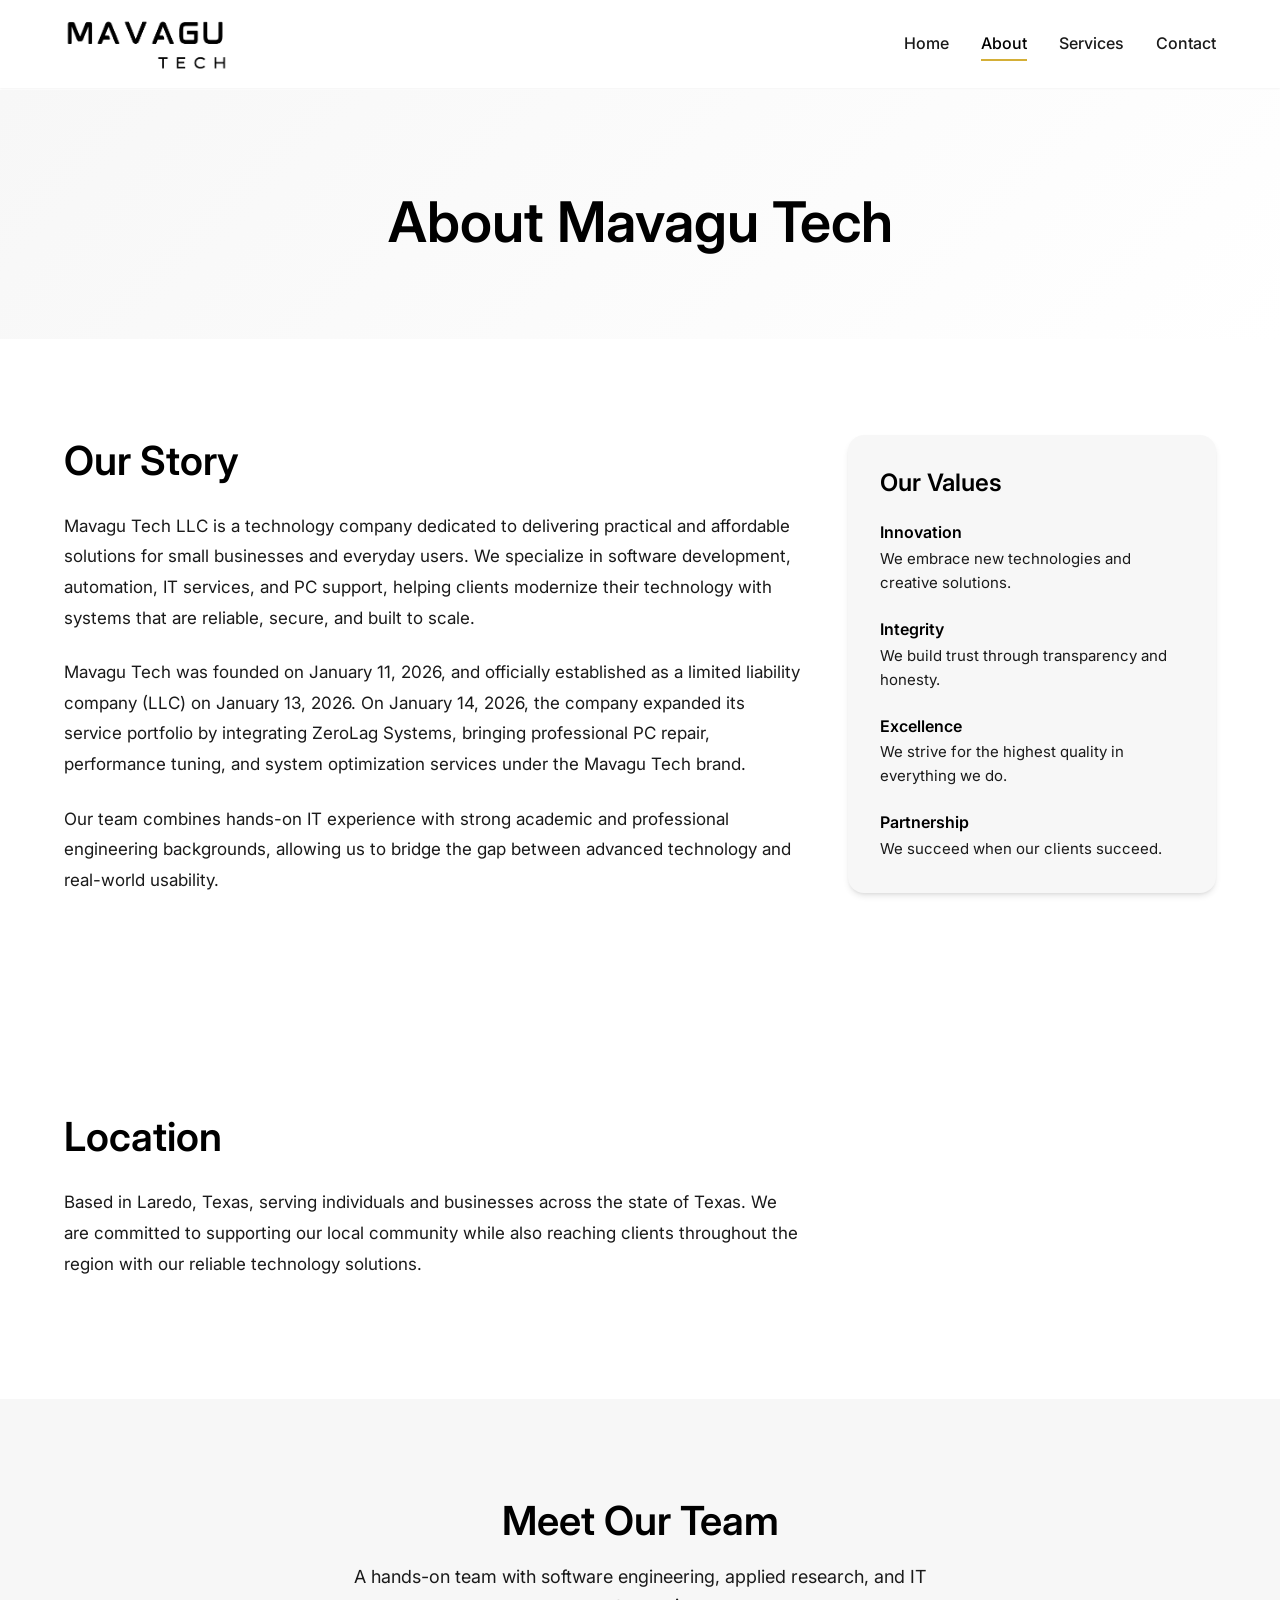
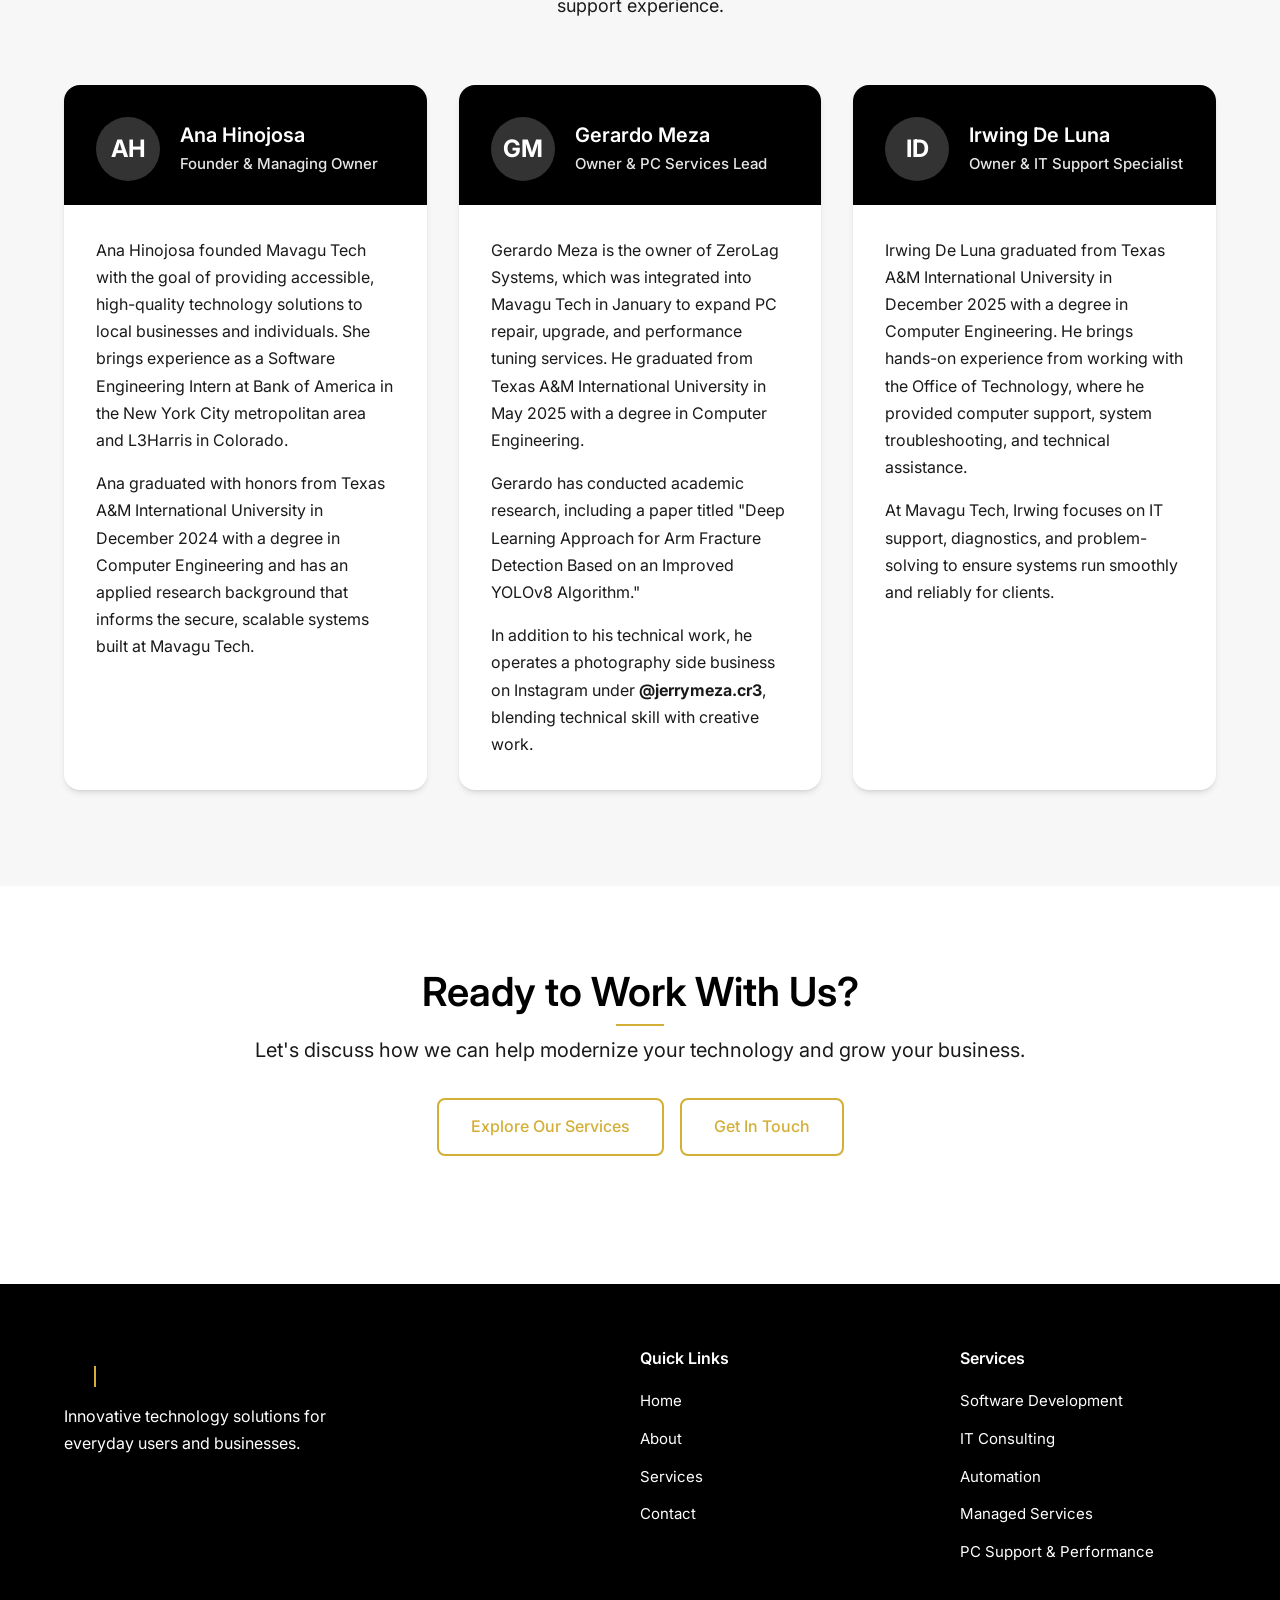
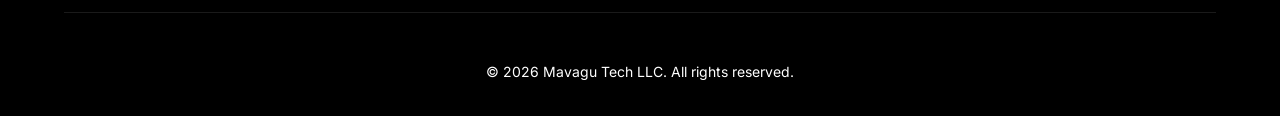
<file: about.html>
<!DOCTYPE html>
<html lang="en">
<head>
  <meta charset="UTF-8" />
  <meta http-equiv="refresh" content="0; url=/about/" />
  <meta name="viewport" content="width=device-width, initial-scale=1.0" />
  <title>Redirecting...</title>
  <link rel="canonical" href="https://mavagutech.com/about/" />
  <script>window.location.replace("/about/");</script>
</head>
<body>
  <p>Redirecting to <a href="/about/">/about/</a>...</p>
</body>
</html>
</file>
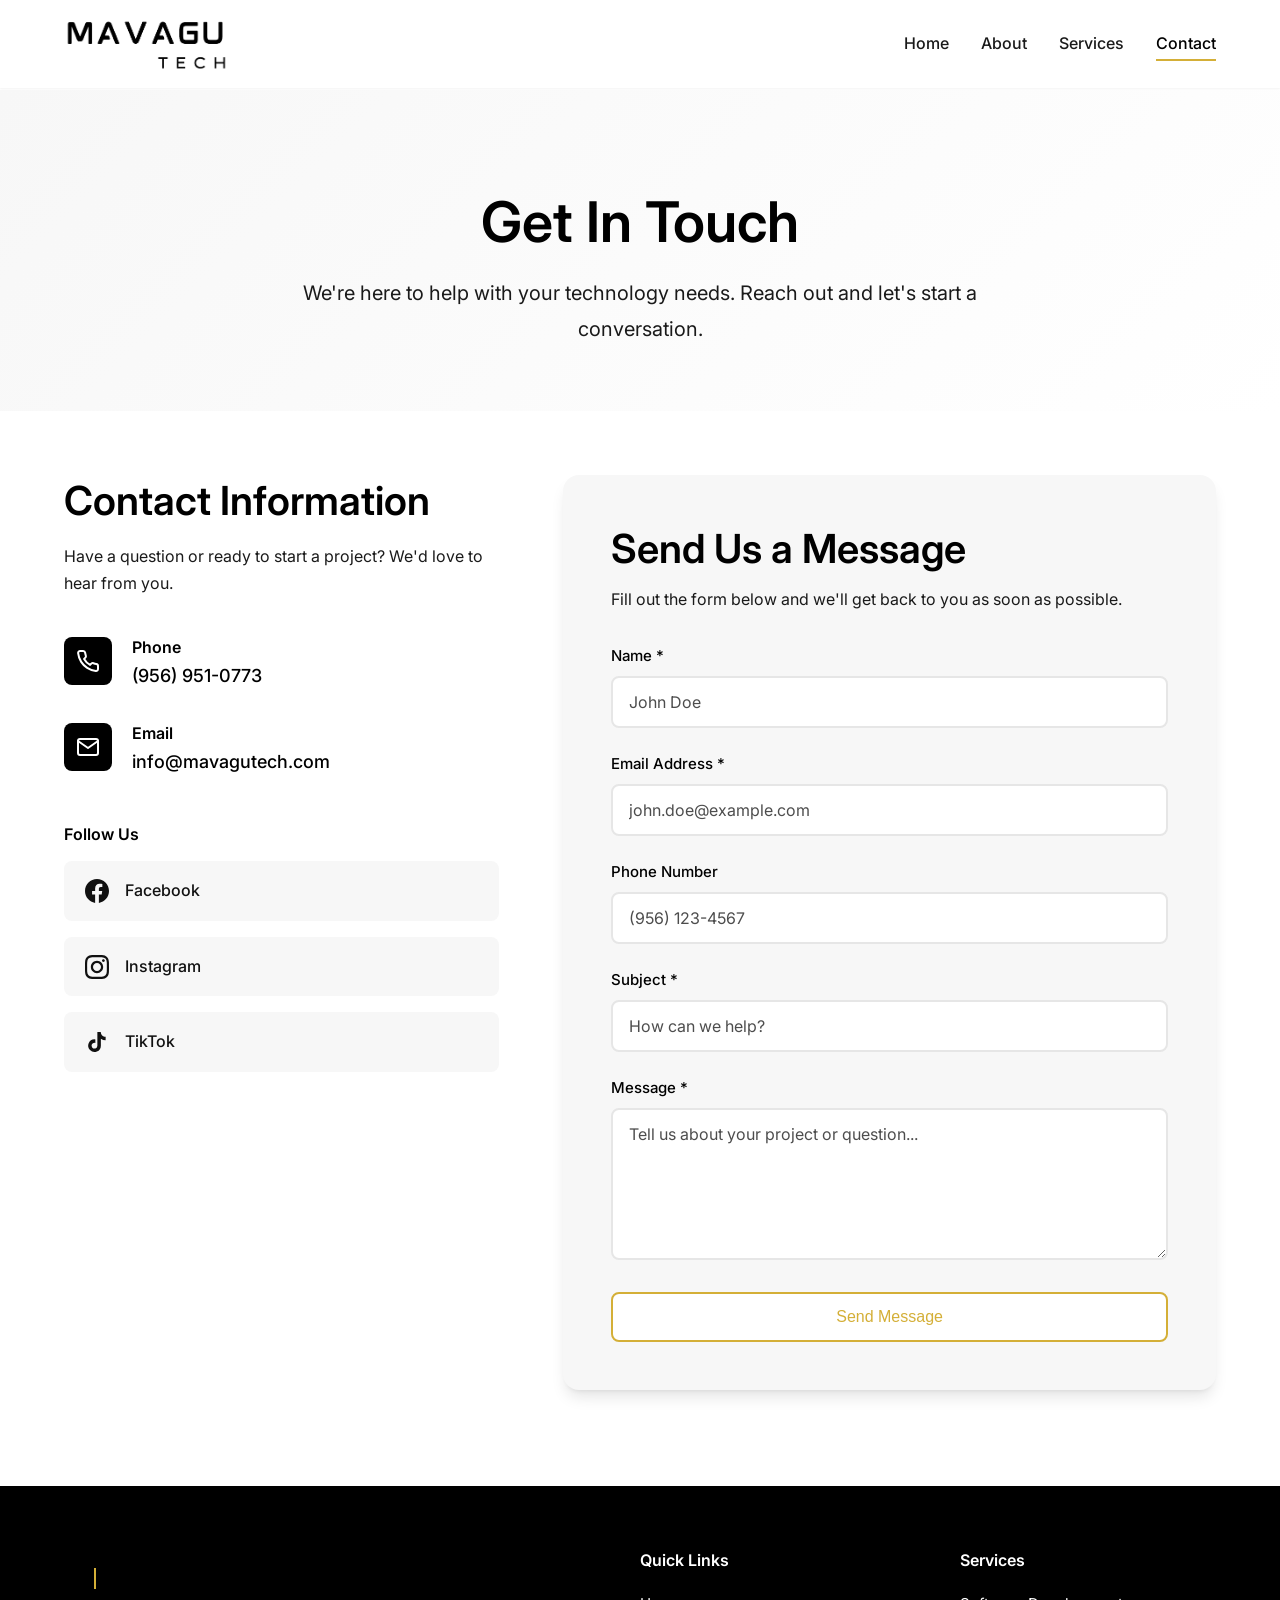
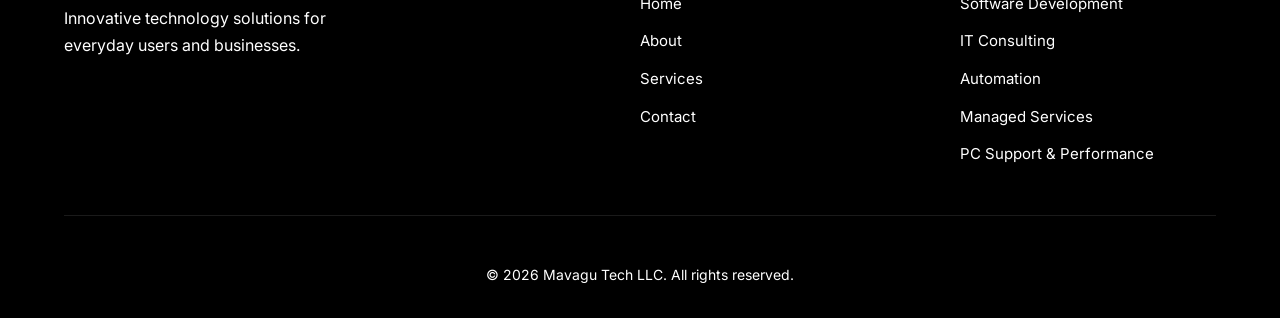
<file: contact.html>
<!DOCTYPE html>
<html lang="en">
<head>
  <meta charset="UTF-8" />
  <meta http-equiv="refresh" content="0; url=/contact/" />
  <meta name="viewport" content="width=device-width, initial-scale=1.0" />
  <title>Redirecting...</title>
  <link rel="canonical" href="https://mavagutech.com/contact/" />
  <script>window.location.replace("/contact/");</script>
</head>
<body>
  <p>Redirecting to <a href="/contact/">/contact/</a>...</p>
</body>
</html>
</file>
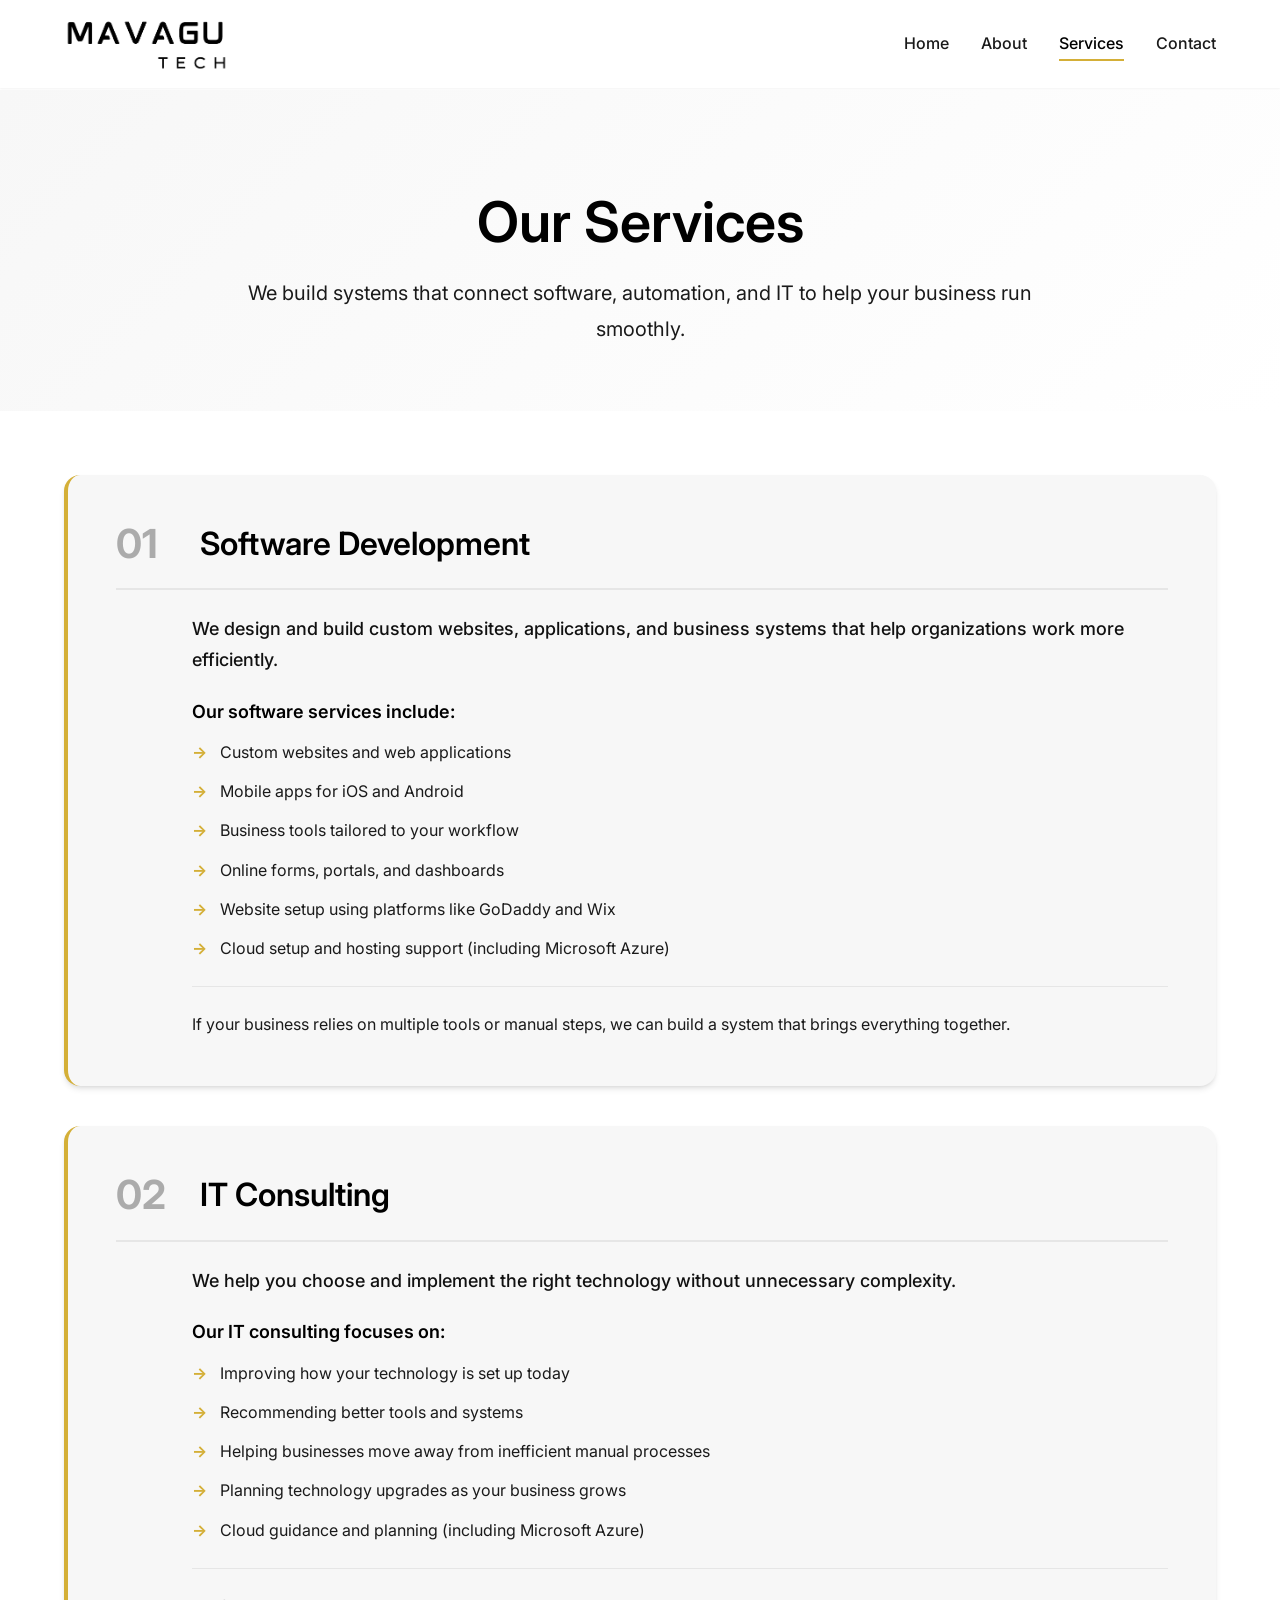
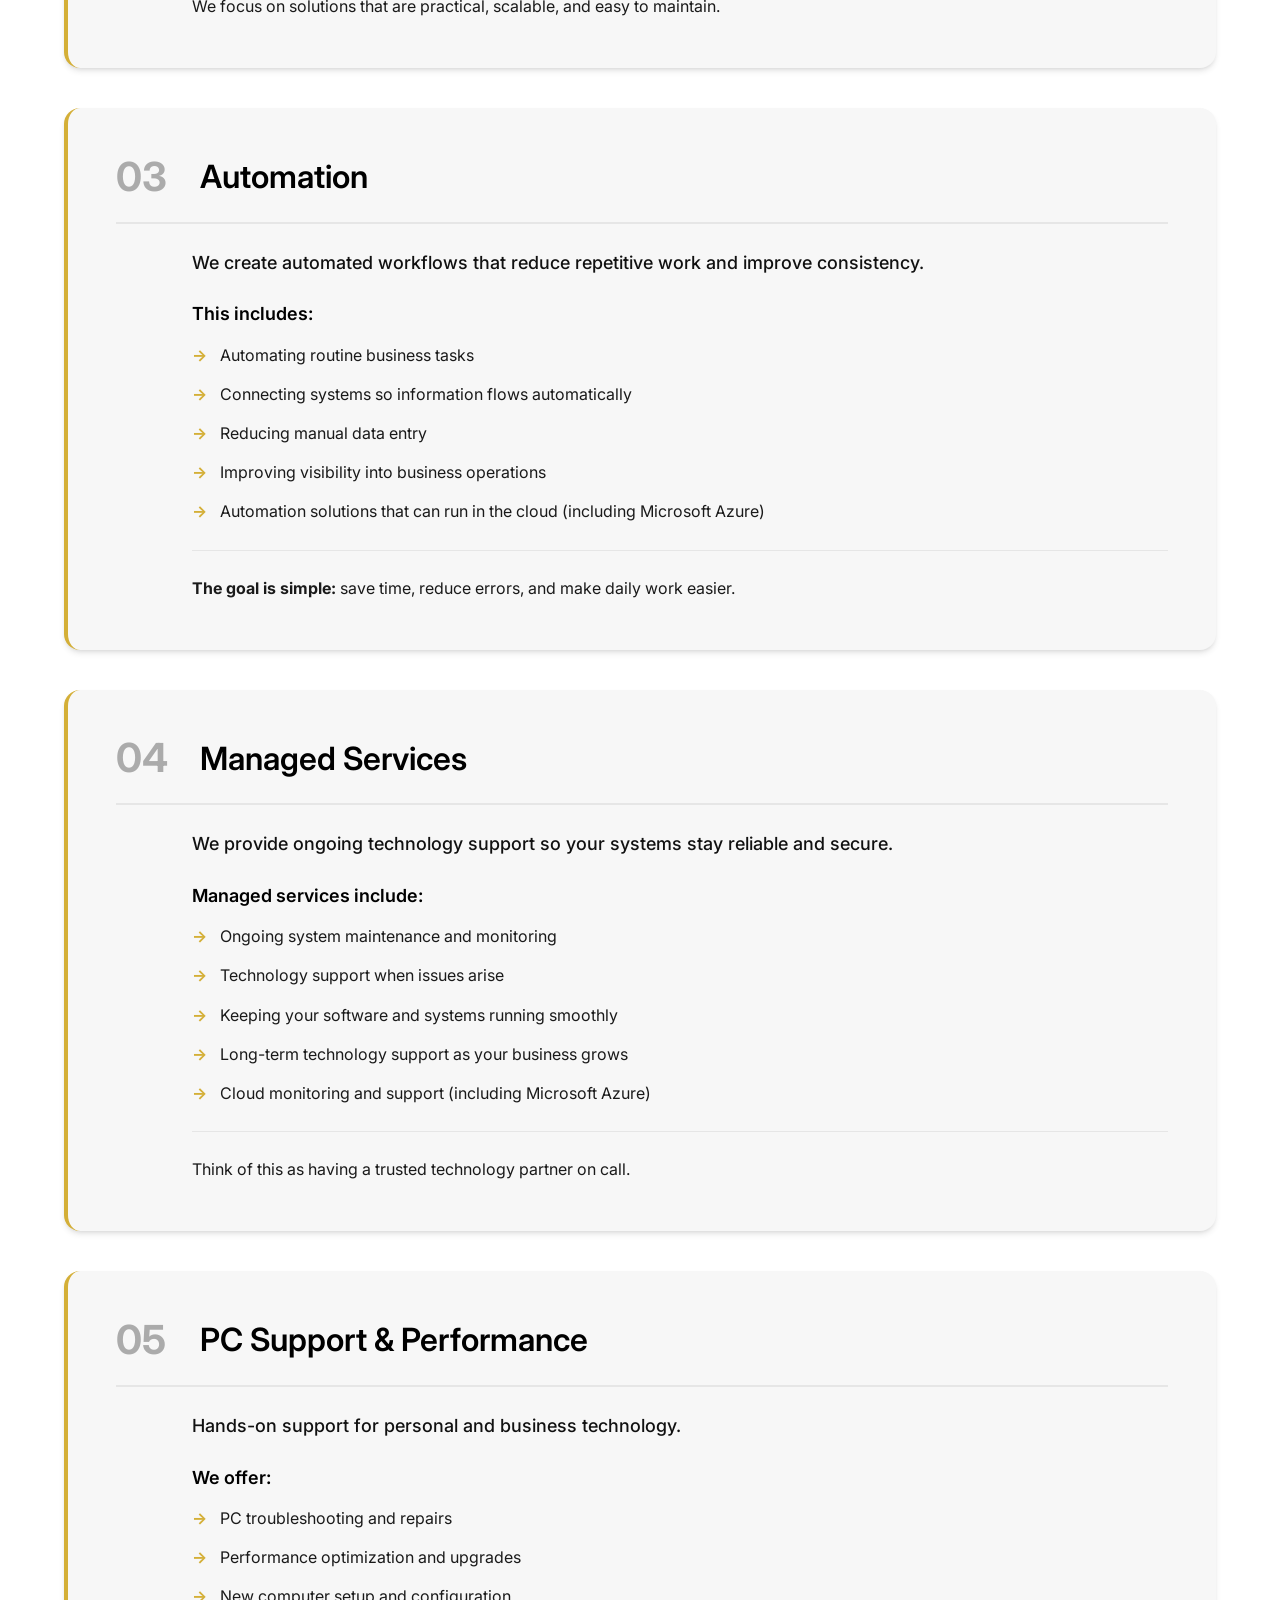
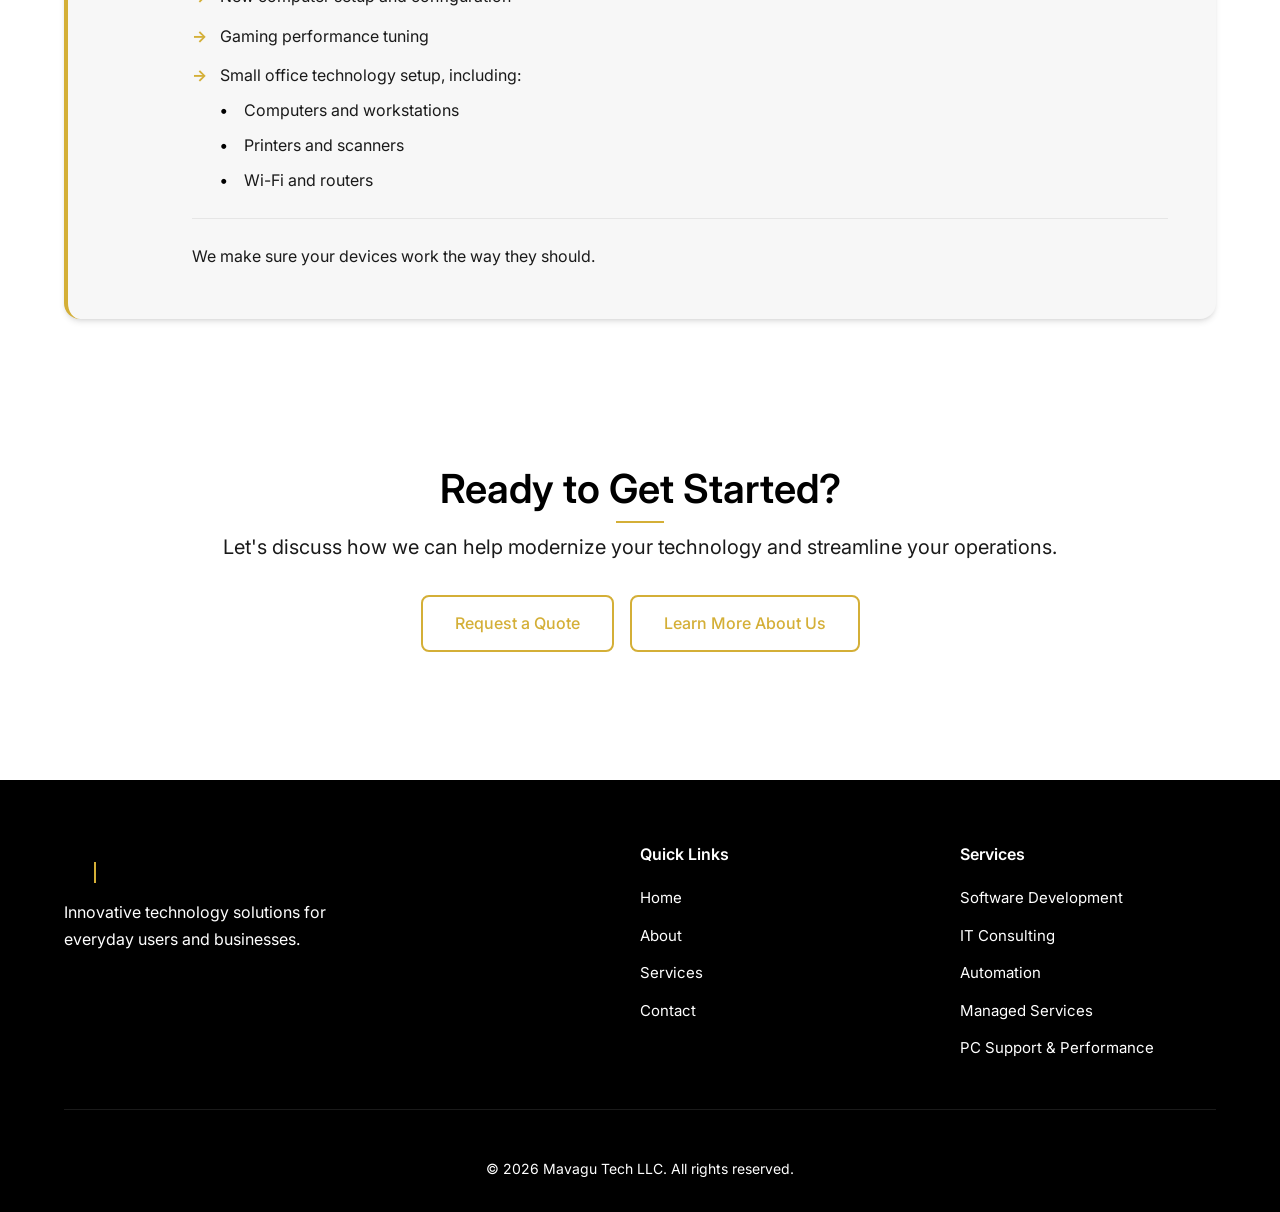
<file: service.html>
<!DOCTYPE html>
<html lang="en">
<head>
  <meta charset="UTF-8" />
  <meta http-equiv="refresh" content="0; url=/service/" />
  <meta name="viewport" content="width=device-width, initial-scale=1.0" />
  <title>Redirecting...</title>
  <link rel="canonical" href="https://mavagutech.com/service/" />
  <script>window.location.replace("/service/");</script>
</head>
<body>
  <p>Redirecting to <a href="/service/">/service/</a>...</p>
</body>
</html>
</file>
<file: css/styles.css>
/* =========================
   CSS Variables
========================= */
:root {
  --primary-color: #000000;
  --primary-dark: #000000;
  --primary-light: #000000;
  --secondary-color: #000000;
  --accent-color: #d4af37;

  --text-primary: #111111;
  --text-secondary: #1a1a1a;
  --text-light: #4d4d4d;

  --bg-primary: #ffffff;
  --bg-secondary: #f7f7f7;
  --bg-dark: #000000;

  --border-color: #e6e6e6;

  --shadow-sm: 0 1px 2px 0 rgb(0 0 0 / 0.05);
  --shadow-md: 0 4px 6px -1px rgb(0 0 0 / 0.1), 0 2px 4px -2px rgb(0 0 0 / 0.1);
  --shadow-lg: 0 10px 15px -3px rgb(0 0 0 / 0.1), 0 4px 6px -4px rgb(0 0 0 / 0.1);
  --shadow-xl: 0 20px 25px -5px rgb(0 0 0 / 0.1), 0 8px 10px -6px rgb(0 0 0 / 0.1);
  
  --accent-soft: rgba(212, 175, 55, 0.12);  /* light hover / background hint */
  --accent-ring: rgba(212, 175, 55, 0.25);  /* focus outline */
  --accent-border: rgba(212, 175, 55, 0.35); /* thin borders */

  --radius-sm: 0.375rem;
  --radius-md: 0.5rem;
  --radius-lg: 0.75rem;
  --radius-xl: 1rem;

  --transition: all 0.3s ease;
}

/* =========================
   Reset & Base
========================= */
*,
*::before,
*::after {
  box-sizing: border-box;
  margin: 0;
  padding: 0;
}

body {
  font-family: "Inter", -apple-system, BlinkMacSystemFont, "Segoe UI", Roboto, Oxygen, Ubuntu, sans-serif;
  font-size: 16px;
  line-height: 1.6;
  color: var(--text-primary);
  background-color: var(--bg-primary);
}

a {
  text-decoration: none;
  color: inherit;
  transition: var(--transition);
}

ul {
  list-style: none;
}

img {
  max-width: 100%;
  height: auto;
  display: block;
}

/* =========================
   Layout
========================= */
.container {
  width: 100%;
  max-width: 1200px;
  margin: 0 auto;
  padding: 0 1.5rem;
}

.page {
  padding-top: 90px;
}

/* =========================
   Typography
========================= */
h1,
h2,
h3,
h4,
h5,
h6 {
  font-weight: 600;
  line-height: 1.3;
  color: var(--secondary-color);
}

h1 {
  font-size: clamp(2rem, 5vw, 3.5rem);
}

h2 {
  font-size: clamp(1.75rem, 4vw, 2.5rem);
}

h3 {
  font-size: clamp(1.25rem, 3vw, 1.5rem);
}

/* =========================
   Buttons
========================= */
.btn {
  display: inline-flex;
  align-items: center;
  justify-content: center;
  padding: 0.875rem 2rem;
  font-size: 1rem;
  font-weight: 500;
  border-radius: var(--radius-md);
  border: 2px solid var(--accent-color);
  cursor: pointer;
  transition: var(--transition);
  text-decoration: none;
  background-color: #ffffff;
  color: var(--accent-color);
}

.btn:hover,
.btn-accent:hover,
.btn-secondary:hover,
.btn-match:hover {
  background-color: var(--accent-soft);
  transform: translateY(-2px);
  box-shadow: var(--shadow-md);
}
:focus-visible {
  outline: none;
  box-shadow: 0 0 0 3px var(--accent-ring);
  border-radius: 6px;
}

.btn-accent,
.btn-secondary,
.btn-match {
  background-color: #ffffff;
  color: var(--accent-color);
  border-color: var(--accent-color);
}

.btn-full {
  width: 100%;
}

/* =========================
   Navigation
========================= */
.navbar {
  position: fixed;
  top: 0;
  left: 0;
  right: 0;
  background-color: rgba(255, 255, 255, 0.95);
  backdrop-filter: blur(10px);
  z-index: 1000;
  padding: 1rem 0;
  box-shadow: var(--shadow-sm);
}
.navbar.is-scrolled {
  box-shadow: var(--shadow-md);
}

.navbar .container {
  display: flex;
  align-items: center;
  justify-content: space-between;
}

.logo {
  font-size: 1.5rem;
  font-weight: 700;
  display: inline-flex;
  align-items: center;
  gap: 0.75rem;
}

.logo-img {
  height: 56px;
  width: auto;
  object-fit: contain;
}

.logo-text {
  color: var(--secondary-color);
}

.logo-accent {
  color: var(--accent-color);
}

.nav-menu {
  display: flex;
  align-items: center;
  gap: 2rem;
}

.nav-overlay {
  position: fixed;
  inset: 0;
  background: rgba(0, 0, 0, 0.45);
  opacity: 0;
  pointer-events: none;
  transition: var(--transition);
  z-index: 900;
}

.nav-overlay.active {
  opacity: 1;
  pointer-events: auto;
}

.nav-link {
  font-weight: 500;
  color: var(--text-secondary);
  padding: 0.5rem 0;
  position: relative;
}

.nav-link:hover,
.nav-link.active {
  color: var(--accent-color);
}


.nav-link::after {
  content: "";
  position: absolute;
  bottom: 0;
  left: 0;
  width: 0;
  height: 2px;
  background-color: var(--accent-color);
  transition: var(--transition);
}

.nav-link:hover::after,
.nav-link.active::after {
  width: 100%;
}

.nav-link.active {
  color: var(--primary-color);
}

.nav-toggle {
  display: none;
  flex-direction: column;
  gap: 5px;
  background: none;
  border: none;
  cursor: pointer;
  padding: 0.5rem;
}

.hamburger {
  width: 24px;
  height: 2px;
  background-color: var(--secondary-color);
  position: relative;
  transition: var(--transition);
}

.hamburger::before,
.hamburger::after {
  content: "";
  position: absolute;
  left: 0;
  width: 24px;
  height: 2px;
  background-color: var(--secondary-color);
  transition: var(--transition);
}

.hamburger::before {
  top: -7px;
}

.hamburger::after {
  top: 7px;
}

/* =========================
   Hero
========================= */
.hero {
  position: relative;
  min-height: 100vh;
  display: flex;
  align-items: center;
  padding: 8rem 0 4rem;
  overflow: hidden;
}

.hero-bg {
  position: absolute;
  top: 0;
  right: 0;
  width: 50%;
  height: 100%;
  background: linear-gradient(135deg, var(--bg-secondary) 0%, var(--bg-primary) 100%);
  clip-path: polygon(20% 0, 100% 0, 100% 100%, 0% 100%);
  opacity: 0.1;
  z-index: -1;
}

.home-hero {
  background: var(--bg-primary);
  color: var(--text-primary);
  box-shadow: none;
}

.home-hero .hero-bg {
  opacity: 0.04;
}

.hero-grid {
  display: grid;
  grid-template-columns: repeat(2, minmax(0, 1fr));
  gap: 3rem;
  align-items: center;
}

.hero-kicker {
  display: inline-flex;
  align-items: center;
  gap: 0.5rem;
  text-transform: uppercase;
  letter-spacing: 0.3em;
  font-size: 0.75rem;
  font-weight: 600;
  color: var(--accent-color);
  margin-bottom: 1rem;
}


.home-hero .hero-content {
  padding: 2rem 0;
}

.home-hero .hero-title {
  color: var(--primary-color);
}

.home-hero .hero-subtitle {
  color: var(--text-secondary);
  max-width: 560px;
}

.hero-media {
  position: relative;
  display: flex;
  justify-content: center;
  align-items: center;
}

.hero-content {
  max-width: 700px;
  animation: fadeInUp 0.8s ease-out;
}

.hero-title {
  margin-bottom: 1.5rem;
  color: var(--secondary-color);
}

.hero-subtitle {
  font-size: 1.25rem;
  color: var(--text-secondary);
  margin-bottom: 2.5rem;
  line-height: 1.8;
}

.hero-image {
  width: min(420px, 100%);
  height: auto;
  border-radius: var(--radius-xl);
  box-shadow: var(--shadow-lg);
  border: 1px solid rgba(0, 0, 0, 0.08);
  background: #ffffff;
}

.hero-cta {
  display: flex;
  gap: 1rem;
  flex-wrap: wrap;
}

/* =========================
   Page Hero
========================= */
.page-hero {
  background: linear-gradient(135deg, var(--bg-secondary) 0%, var(--bg-primary) 100%);
  padding: 6rem 0 4rem;
  text-align: center;
}

.about-hero {
  background: linear-gradient(135deg, var(--bg-secondary) 0%, var(--bg-primary) 100%);
  color: var(--text-primary);
  box-shadow: none;
}

.page-hero-content {
  max-width: 800px;
  margin: 0 auto;
}

.page-hero-title {
  margin-bottom: 1rem;
  color: var(--secondary-color);
}

.page-hero-subtitle {
  font-size: 1.25rem;
  color: var(--text-secondary);
  line-height: 1.8;
}

/* =========================
   Sections
========================= */
section {
  padding: 6rem 0;
}

.section-header {
  text-align: center;
  margin-bottom: 4rem;
}

.section-title {
  margin-bottom: 1rem;
}

.section-subtitle {
  font-size: 1.125rem;
  color: var(--text-secondary);
  max-width: 600px;
  margin: 0 auto;
}

/* =========================
   About (index compatibility)
========================= */
.about-content {
  max-width: 800px;
}

.about-description {
  color: var(--text-secondary);
  margin-bottom: 1.5rem;
  line-height: 1.8;
}

/* =========================
   About Story
========================= */
.about-story {
  background-color: var(--bg-primary);
}

.about-grid {
  display: grid;
  grid-template-columns: 2fr 1fr;
  gap: 3rem;
  align-items: start;
}

.about-main h2 {
  margin-bottom: 1.5rem;
  color: var(--secondary-color);
}

.about-main p {
  color: var(--text-secondary);
  margin-bottom: 1.5rem;
  line-height: 1.8;
  font-size: 1.0625rem;
}

.about-sidebar {
  position: sticky;
  top: 120px;
}

.values-card {
  background-color: var(--bg-secondary);
  padding: 2rem;
  border-radius: var(--radius-xl);
  box-shadow: var(--shadow-md);
}

.values-card h3 {
  margin-bottom: 1.5rem;
  color: var(--secondary-color);
}

.value-item {
  display: flex;
  gap: 1rem;
  margin-bottom: 1.5rem;
}

.value-item:last-child {
  margin-bottom: 0;
}

.value-content h4 {
  font-size: 1rem;
  margin-bottom: 0.25rem;
  color: var(--secondary-color);
}

.value-content p {
  font-size: 0.9375rem;
  color: var(--text-secondary);
  line-height: 1.6;
}

/* =========================
   Services (grid cards)
========================= */
.services {
  background-color: var(--bg-secondary);
}

.services-grid {
  display: grid;
  grid-template-columns: repeat(auto-fit, minmax(320px, 1fr));
  gap: 2rem;
  margin-bottom: 3rem;
}

.service-card {
  background-color: var(--bg-primary);
  padding: 2.5rem;
  border-radius: var(--radius-xl);
  box-shadow: var(--shadow-md);
  transition: var(--transition);
}

.service-card:hover {
  transform: translateY(-8px);
  box-shadow: var(--shadow-xl);
}

.service-title {
  margin-bottom: 1rem;
}

.service-description {
  color: var(--text-secondary);
  line-height: 1.7;
}

.services-cta {
  text-align: center;
}

/* =========================
   Services Detail
========================= */
.services-detail {
  background-color: var(--bg-primary);
  padding: 4rem 0;
}

.service-detail-card {
  background-color: var(--bg-secondary);
  border-radius: var(--radius-xl);
  padding: 3rem;
  margin-bottom: 2.5rem;
  box-shadow: var(--shadow-md);
  transition: var(--transition);
  border-left: 4px solid var(--accent-color);
}

.service-detail-card:hover {
  box-shadow: var(--shadow-lg);
  transform: translateX(4px);
}

.service-detail-card:last-child {
  margin-bottom: 0;
}

.service-detail-header {
  display: flex;
  align-items: center;
  gap: 1.5rem;
  margin-bottom: 1.5rem;
  padding-bottom: 1.5rem;
  border-bottom: 2px solid var(--border-color);
}

.service-number {
  font-size: 2.5rem;
  font-weight: 700;
  color: var(--primary-color);
  line-height: 1;
  opacity: 0.3;
  min-width: 60px;
}

.service-detail-header h2 {
  margin: 0;
  color: var(--secondary-color);
  font-size: clamp(1.5rem, 3vw, 2rem);
}

.service-detail-content {
  padding-left: 76px;
}

.service-intro {
  font-size: 1.125rem;
  color: var(--text-primary);
  margin-bottom: 1.5rem;
  line-height: 1.7;
  font-weight: 500;
}

.service-detail-content h3 {
  font-size: 1.125rem;
  color: var(--secondary-color);
  margin-bottom: 1rem;
  margin-top: 1.5rem;
}

.service-list {
  list-style: none;
  margin: 0 0 1.5rem 0;
  padding: 0;
}

.service-list li {
  color: var(--text-secondary);
  margin-bottom: 0.75rem;
  padding-left: 1.75rem;
  position: relative;
  line-height: 1.7;
}

.service-list li::before {
  content: "→";
  position: absolute;
  left: 0;
  color: var(--accent-color);
  font-weight: 700;
}

.service-sublist {
  list-style: none;
  margin: 0.5rem 0 0 0;
  padding: 0;
}

.service-sublist li {
  color: var(--text-secondary);
  margin-bottom: 0.5rem;
  padding-left: 1.5rem;
  position: relative;
}

.service-sublist li::before {
  content: "•";
  position: absolute;
  left: 0;
  color: var(--primary-light);
}

.service-summary {
  color: var(--text-secondary);
  line-height: 1.7;
  margin-top: 1.5rem;
  padding-top: 1.5rem;
  border-top: 1px solid var(--border-color);
}

/* =========================
   Team
========================= */
.team-section {
  background-color: var(--bg-secondary);
}

.team-grid {
  display: grid;
  grid-template-columns: repeat(auto-fit, minmax(320px, 1fr));
  gap: 2rem;
}

.team-card {
  background-color: var(--bg-primary);
  border-radius: var(--radius-xl);
  box-shadow: var(--shadow-md);
  overflow: hidden;
  transition: var(--transition);
}

.team-card:hover {
  transform: translateY(-4px);
  box-shadow: var(--shadow-xl);
}

.team-card-header {
  display: flex;
  align-items: center;
  gap: 1.25rem;
  padding: 2rem 2rem 1.5rem;
  background: linear-gradient(135deg, var(--primary-color) 0%, var(--primary-light) 100%);
  color: white;
}

.team-avatar {
  width: 64px;
  height: 64px;
  border-radius: 50%;
  background-color: rgba(255, 255, 255, 0.2);
  backdrop-filter: blur(10px);
  display: flex;
  align-items: center;
  justify-content: center;
  font-size: 1.5rem;
  font-weight: 700;
  color: white;
  flex-shrink: 0;
}

.team-info h3 {
  font-size: 1.25rem;
  margin-bottom: 0.25rem;
  color: white;
}

.team-role {
  font-size: 0.9375rem;
  color: rgba(255, 255, 255, 0.9);
  font-weight: 500;
}

.team-card-body {
  padding: 2rem;
}

.team-card-body p {
  color: var(--text-secondary);
  line-height: 1.7;
  margin-bottom: 1rem;
}

.team-card-body p:last-child {
  margin-bottom: 0;
}

/* =========================
   CTA
========================= */
.cta-section {
  background: none;
  padding: 5rem 0;
  margin-bottom: 3rem;
}

.cta-box {
  text-align: center;
  color: var(--primary-color);
}

.cta-box h2 {
  color: var(--primary-color);
  margin-bottom: 1rem;
  font-size: clamp(1.75rem, 4vw, 2.5rem);
  position: relative;
  display: inline-block;
}

.cta-box h2::after {
  content: "";
  position: absolute;
  left: 50%;
  bottom: -0.5rem;
  width: 48px;
  height: 2px;
  background-color: var(--accent-color);
  transform: translateX(-50%);
}
.cta-box p {
  font-size: 1.25rem;
  margin-bottom: 2rem;
  color: var(--text-secondary);
}

.cta-buttons {
  display: flex;
  gap: 1rem;
  justify-content: center;
  flex-wrap: wrap;
}

.cta-section .btn-secondary {
  background-color: #ffffff;
  color: var(--accent-color);
  border-color: var(--accent-color);
}

.cta-section .btn-secondary:hover {
  background-color: var(--accent-soft);
}

.cta-section .btn-primary {
  background-color: #ffffff;
  color: var(--accent-color);
  border-color: var(--accent-color);
}

.cta-section .btn-primary:hover {
  background-color: var(--accent-soft);
}

/* =========================
   Social Links (used on index + contact)
========================= */
.social-cards {
  padding-bottom: 2rem; /* keep tighter spacing before footer */
}

.social-icons {
  display: flex;
  flex-direction: column;
  gap: 1rem;
}

.social-link {
  display: flex;
  align-items: center;
  gap: 1rem;
  padding: 1rem 1.25rem;
  background-color: var(--bg-secondary);
  border-radius: var(--radius-md);
  transition: var(--transition);
  color: var(--text-primary);
  border: 1px solid transparent;
}

.social-link:hover {
  background-color: var(--bg-primary);
  border: 1px solid var(--accent-border);
  color: var(--text-primary);
  transform: translateX(4px);
}

.social-link svg {
  width: 24px;
  height: 24px;
  flex-shrink: 0;
}

.social-link span {
  font-weight: 500;
}

/* =========================
   Contact Section
========================= */
.contact-section {
  background-color: var(--bg-primary);
  padding: 4rem 0 6rem;
}

.contact-grid {
  display: grid;
  grid-template-columns: 1fr 1.5fr;
  gap: 4rem;
  align-items: start;
}

.contact-info-wrapper h2 {
  margin-bottom: 1rem;
  color: var(--secondary-color);
}

.contact-intro {
  color: var(--text-secondary);
  margin-bottom: 2.5rem;
  line-height: 1.7;
}

.contact-methods {
  display: flex;
  flex-direction: column;
  gap: 2rem;
  margin-bottom: 3rem;
}

.contact-method {
  display: flex;
  gap: 1.25rem;
  align-items: flex-start;
}

.contact-icon {
  width: 48px;
  height: 48px;
  background: linear-gradient(135deg, var(--primary-color) 0%, var(--primary-light) 100%);
  border-radius: var(--radius-md);
  display: flex;
  align-items: center;
  justify-content: center;
  color: white;
  flex-shrink: 0;
}

.contact-details h3 {
  font-size: 1rem;
  margin-bottom: 0.25rem;
  color: var(--secondary-color);
}

.contact-details a {
  color: var(--primary-color);
  font-size: 1.125rem;
  font-weight: 500;
  transition: var(--transition);
}

.contact-details a:hover {
  color: var(--primary-dark);
}

.social-links-contact h3 {
  font-size: 1rem;
  margin-bottom: 1rem;
  color: var(--secondary-color);
}

.contact-form-wrapper {
  position: sticky;
  top: 120px;
}

.contact-form-card {
  background-color: var(--bg-secondary);
  padding: 3rem;
  border-radius: var(--radius-xl);
  box-shadow: var(--shadow-lg);
}

.contact-form-card h2 {
  margin-bottom: 0.75rem;
  color: var(--secondary-color);
}

.form-intro {
  color: var(--text-secondary);
  margin-bottom: 2rem;
  line-height: 1.6;
}

.contact-form .form-group {
  margin-bottom: 1.5rem;
}

.contact-form label {
  display: block;
  margin-bottom: 0.5rem;
  font-weight: 500;
  color: var(--secondary-color);
  font-size: 0.9375rem;
}

.contact-form input,
.contact-form textarea {
  width: 100%;
  padding: 0.875rem 1rem;
  font-size: 1rem;
  font-family: inherit;
  border: 2px solid var(--border-color);
  border-radius: var(--radius-md);
  transition: var(--transition);
  background-color: var(--bg-primary);
  color: var(--text-primary);
}

.contact-form input:focus,
.contact-form textarea:focus {
  outline: none;
  border-color: var(--accent-color);
  box-shadow: 0 0 0 3px var(--accent-ring);
}

.contact-form input::placeholder,
.contact-form textarea::placeholder {
  color: var(--text-light);
}

.contact-form textarea {
  resize: vertical;
  min-height: 120px;
}

/* =========================
   Footer
========================= */
.footer {
  background-color: var(--bg-dark);
  color: #fff;
  padding: 4rem 0 2rem;
  margin-top: 0; /* prevents accidental extra spacing */
}

.footer-content {
  display: grid;
  grid-template-columns: 2fr 1fr 1fr;
  gap: 4rem;
  margin-bottom: 3rem;
  padding-bottom: 3rem;
  border-bottom: 1px solid rgba(255, 255, 255, 0.1);
}

.footer-brand {
  max-width: 300px;
}

.footer .logo {
  margin-bottom: 1rem;
  font-size: 1.25rem;
  display: inline-flex;
  align-items: baseline;
}

.footer .logo-img {
  display: none;
}

.footer .logo-text {
  color: #ffffff;
  margin-right: 0.35ch;
}

.footer .logo-accent {
  color: var(--accent-color);
}

.footer .logo.typewriter-active {
  position: relative;
  padding-right: 0.2em;
}

.footer .logo.typewriter-active::after {
  content: "";
  width: 2px;
  height: 1.05em;
  margin-left: 0.08em;
  align-self: center;
  background-color: var(--accent-color);
  animation: footer-caret-blink 0.8s steps(1, end) infinite;
}

.footer .logo.typewriter-complete::after {
  animation: footer-caret-blink 0.8s steps(1, end) 3 forwards;
}

@keyframes footer-caret-blink {
  0%,
  49% {
    opacity: 1;
  }

  50%,
  100% {
    opacity: 0;
  }
}

.footer-brand p {
  color: #ffffff;
  line-height: 1.7;
}

.footer-links h4 {
  color: #fff;
  font-size: 1rem;
  margin-bottom: 1.25rem;
}

.footer-links ul {
  display: flex;
  flex-direction: column;
  gap: 0.75rem;
}

.footer-links a {
  color: #ffffff;
  font-size: 0.9375rem;
}

.footer-links a:hover {
  color: var(--accent-color);
}

.footer-bottom {
  text-align: center;
}

.footer-bottom p {
  color: #ffffff;
  font-size: 0.875rem;
}

/* =========================
   Responsive
========================= */
@media (max-width: 1024px) {
  .about-grid {
    grid-template-columns: 1fr;
  }

  .about-sidebar {
    position: static;
  }

  .footer-content {
    grid-template-columns: 1fr 1fr;
  }

  .footer-brand {
    grid-column: span 2;
  }

  .contact-grid {
    grid-template-columns: 1fr;
    gap: 3rem;
  }

  .contact-form-wrapper {
    position: static;
  }

  .hero-grid {
    grid-template-columns: 1fr;
  }
}

@media (max-width: 768px) {
  .nav-toggle {
    display: flex;
  }

  .nav-menu {
    position: absolute;
    top: 100%;
    left: 0;
    right: 0;
    background-color: var(--bg-primary);
    flex-direction: column;
    padding: 1.5rem;
    box-shadow: var(--shadow-lg);
    opacity: 0;
    visibility: hidden;
    transform: translateY(-10px);
    transition: var(--transition);
    z-index: 2000;
    pointer-events: none;
  }

  .nav-menu.active {
    opacity: 1;
    visibility: visible;
    transform: translateY(0);
    pointer-events: auto;
  }

  .hero {
    padding: 6rem 0 3rem;
  }

  .hero-bg {
    width: 100%;
    clip-path: none;
    opacity: 0.05;
  }

  .hero-cta {
    flex-direction: column;
  }

  .hero-cta .btn {
    width: 100%;
  }

  .hero-media {
    order: -1;
  }

  .page-hero {
    padding: 5rem 0 3rem;
  }

  .services-grid,
  .team-grid {
    grid-template-columns: 1fr;
  }

  .cta-buttons {
    flex-direction: column;
  }

  .cta-buttons .btn {
    width: 100%;
  }

  .footer-content {
    grid-template-columns: 1fr;
    gap: 2rem;
  }

  section {
    padding: 4rem 0;
  }

  .contact-section {
    padding: 3rem 0 4rem;
  }

  .contact-form-card {
    padding: 2rem 1.5rem;
  }

  .social-link {
    padding: 0.875rem 1rem;
  }

  /* Services detail responsive */
  .service-detail-card {
    padding: 2rem 1.5rem;
  }

  .service-detail-header {
    flex-direction: column;
    align-items: flex-start;
    gap: 0.5rem;
  }

  .service-number {
    font-size: 2rem;
  }

  .service-detail-content {
    padding-left: 0;
  }
}

@media (max-width: 480px) {
  .container {
    padding: 0 1rem;
  }
  .service-card,
  .team-card,
  .values-card,
  .contact-form-card {
    border: 1px solid transparent;
  }

  .team-card-header {
    padding: 1.5rem 1.5rem 1rem;
  }
  .contact-method {
    flex-direction: column;
    gap: 0.75rem;
  }

  .service-detail-card {
    padding: 1.5rem 1rem;
    border-left-width: 3px;
  }
}

/* =========================
   Animations
========================= */
@keyframes fadeInUp {
  from {
    opacity: 0;
    transform: translateY(30px);
  }
  to {
    opacity: 1;
    transform: translateY(0);
  }
}

to {
    transform: translateX(-50%);
  }
}
</file>
